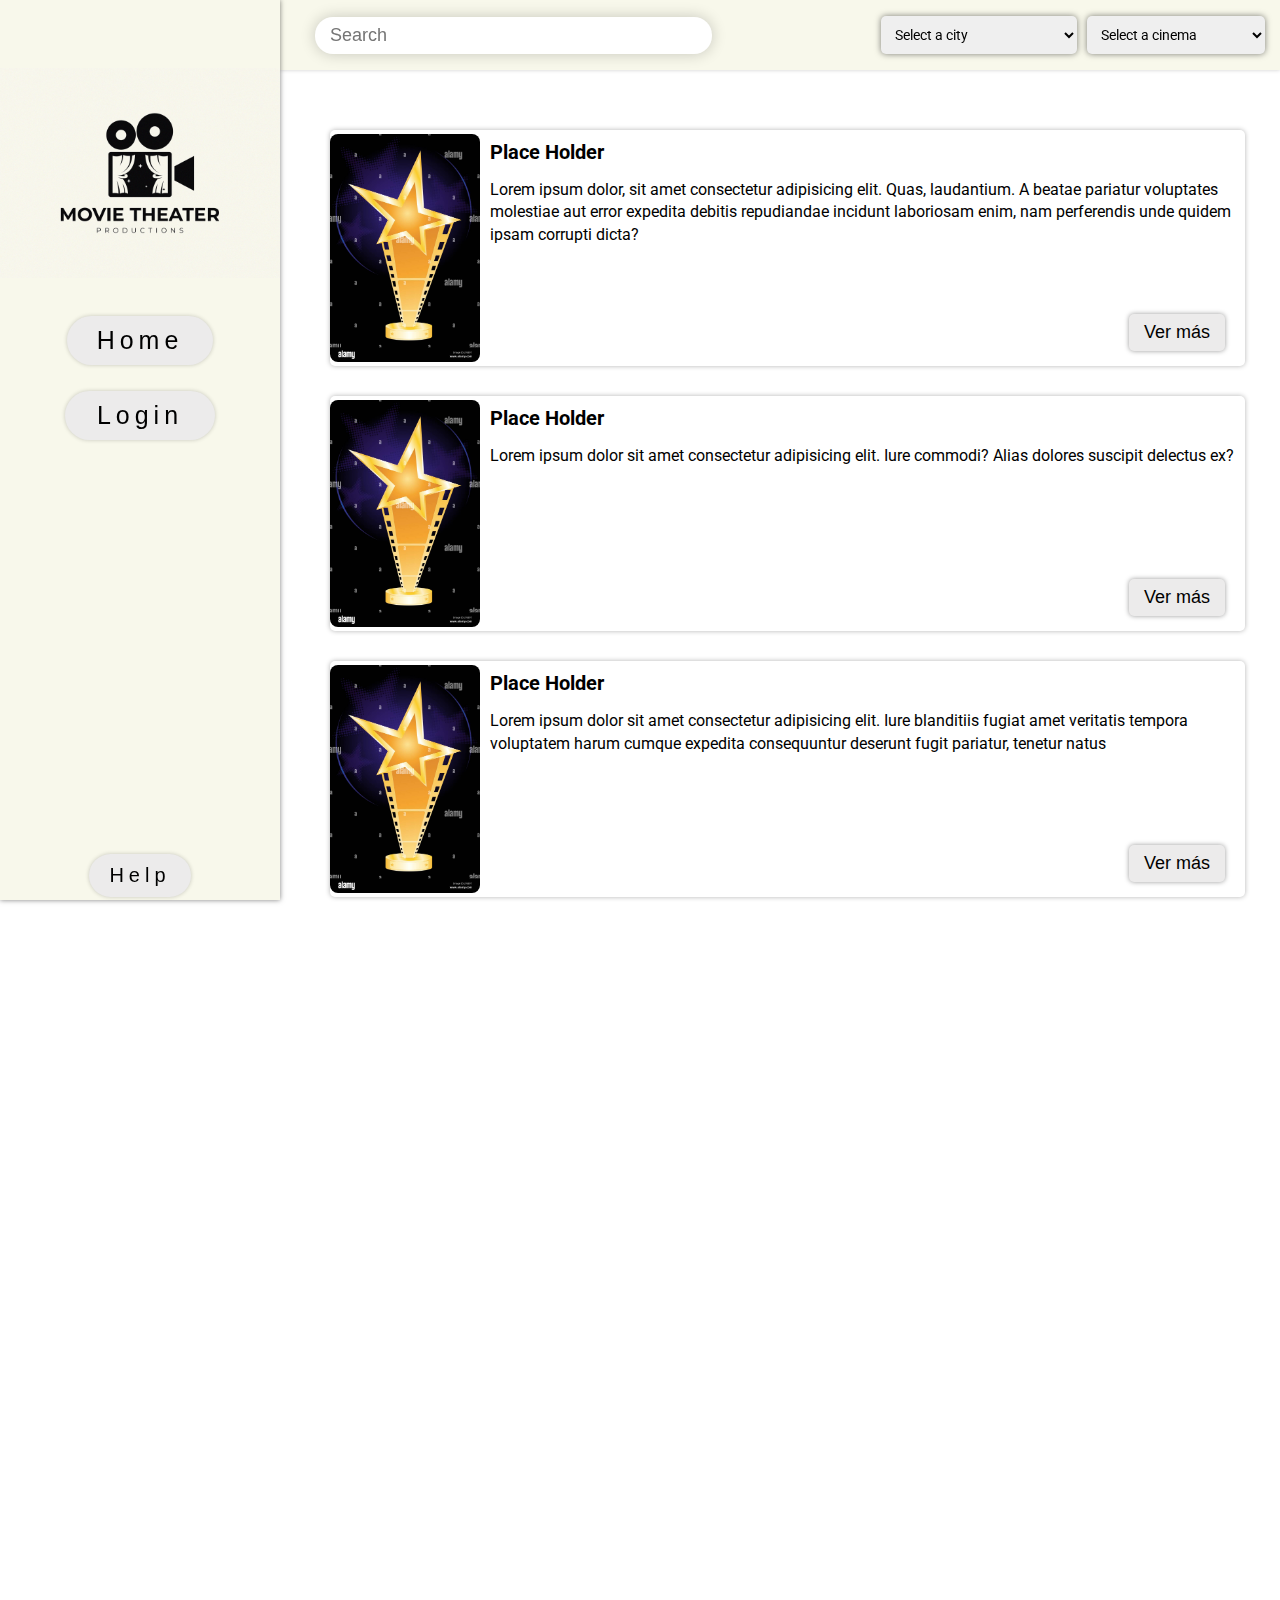
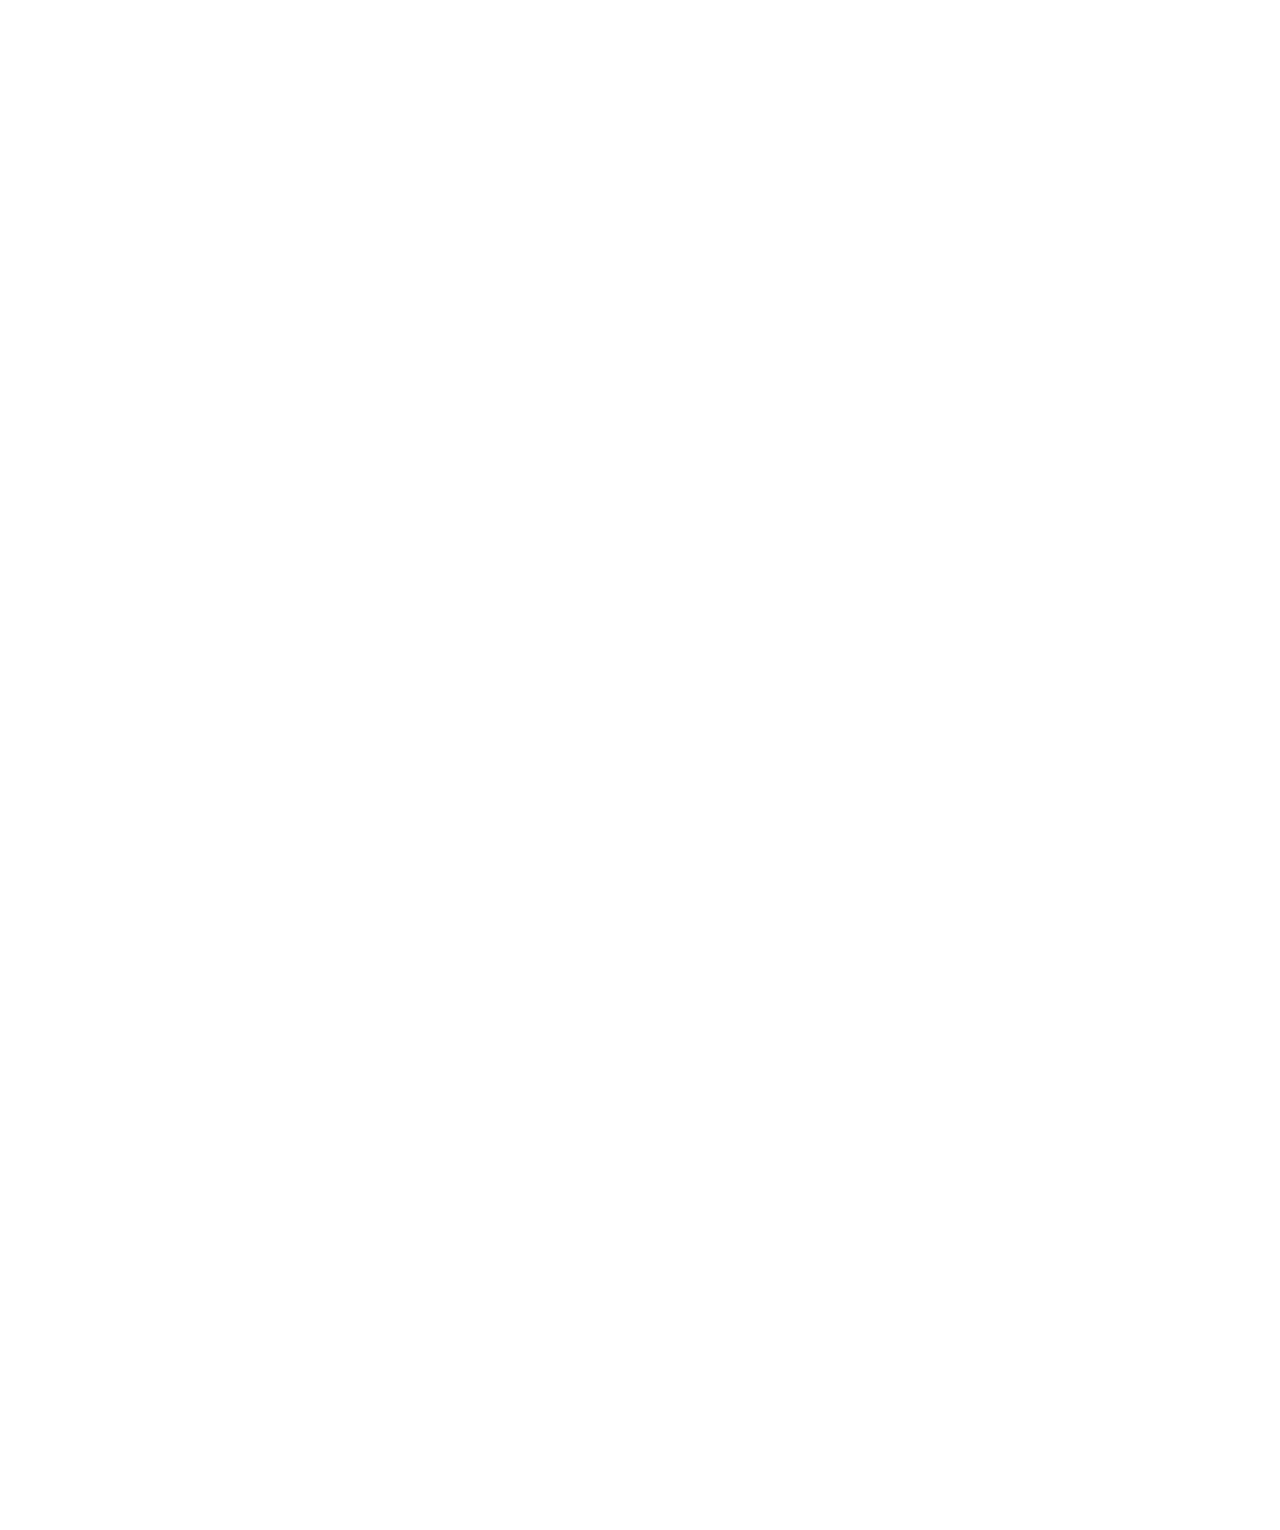
<file: html/Index.html>
<!DOCTYPE html>
<!--[if lt IE 7]>      <html class="no-js lt-ie9 lt-ie8 lt-ie7"> <![endif]-->
<!--[if IE 7]>         <html class="no-js lt-ie9 lt-ie8"> <![endif]-->
<!--[if IE 8]>         <html class="no-js lt-ie9"> <![endif]-->
<!--[if gt IE 8]>      <html class="no-js"> <!--<![endif]-->
<html lang="en">
  <head>
    <meta charset="utf-8">
    <meta http-equiv="X-UA-Compatible" content="IE=edge">
    <title>Movies Project</title>
    <meta name="description" content="">
    <meta name="viewport" content="width=device-width, initial-scale=1">
    <link rel="preconnect" href="https://fonts.googleapis.com">
    <link rel="preconnect" href="https://fonts.googleapis.com">
    <link rel="preconnect" href="https://fonts.gstatic.com" crossorigin>
    <link href="https://fonts.googleapis.com/css2?family=Montserrat:wght@400;700&family=Roboto:wght@100;400;500;700&display=swap" rel="stylesheet">
    
    <link rel="stylesheet" href="/style/main-page/general.css">
    <link rel="stylesheet" href="/style/main-page/side-header.css">
    <link rel="stylesheet" href="/style/main-page/nav-bar.css">
    <link rel="stylesheet" href="/style/main-page/movie.css">
  </head>
  <body>
    <!--[if lt IE 7]>
      <p class="browsehappy">You are using an <strong>outdated</strong> browser. Please <a href="#">upgrade your browser</a> to improve your experience.</p>
    <![endif]-->
    <header>
      <div class="side-header-flex">
        <!-- Here is the flexbox and the logo -->
        <div class="logo-box-flex">
          <div class="logo-img-box-flex">
            <a href="/html/Index.html">
              <img class="logo-img" src="/src/page-logo/Cinelatino_logo.png">
            </a>
          </div>
        </div>
        <!-- Here is the menu boxes and buttons -->
        <div class="menu-box-flex">
          <div class="home-btn-box">
            <a href="/html/Index.html">
              <button class="home-btn">
                Home
              </button>
            </a>
          </div>

          <div class="login-btn-box">
            <a href="/html/logIn.html">
              <button class="login-btn">
                Login
              </button>
            </a>
          </div>

          <div class="help-btn-box">
              <button class="help-btn">
                Help
              </button>
          </div>

        </div>
      </div>
    </header>

    <nav>
      <div class="nav-bar-box-grid">
        <div class="nav-bar-right"> 
          <input class="search-bar" type="text" placeholder="Search">
        </div>
        <div  class="nav-bar-left">
          <select class="select-city">
            <option>
              Select a city
            </option>
            <option>
              North and Center of Chile
            </option>
            <option>
              Downtown Santiago 
            </option>
            <option>
              Santiago East
            </option>
            <option>
              West and North Santiago
            </option>
            <option>
              South Santiago
            </option>
            <option>
              Chile South
            </option>
          </select>

          <select class="select-cinema">
            <option>
              Select a cinema
            </option>
            <option>
              404 Cinema not found
            </option>
          </select>
        </div>
      </div>
    </nav>

    <main>
      
      <!-- Content grid -->
      <section class="content-grid">

        <!-- Movie content -->
        <div class="content-box-flex">

          
          <div class="movie-img-box">
            <img src="/src/test1.jpg" class="movie-img">
          </div>
          <div class="movie-info-box">
            <div class="title-box">
              <p id="title" >Place Holder</p>
            </div>
            <div class="description-box">
              <p id="description">
                Lorem ipsum dolor, sit amet consectetur adipisicing elit. Quas, laudantium. A beatae pariatur voluptates molestiae aut error expedita debitis repudiandae incidunt laboriosam enim, nam perferendis unde quidem ipsam corrupti dicta?
              </p>
            </div>
            <div class="buy-box">
              <a href="/html/see_more.html">
                <button id="buy">
                  Ver más
                </button>
              </a>
            </div>
          </div>
        </div>
        
        <!-- Movie content -->
        <div class="content-box-flex">
          <!-- Inside flex box content -->

          <div class="movie-img-box">
            <img src="/src/test1.jpg" alt="star" class="movie-img">
          </div>
          <div class="movie-info-box">
            <div class="title-box">
              <p id="title" >Place Holder</p>
            </div>
            <div class="description-box">
              <p id="description">
                Lorem ipsum dolor sit amet consectetur adipisicing elit. Iure commodi? Alias dolores suscipit delectus ex?
              </p>
            </div>
            <div class="buy-box">
              <a href="/html/see_more.html">
                <button id="buy">
                  Ver más
                </button>
              </a>
            </div>
          </div>
        </div>

        <!-- Movie content -->
        <div class="content-box-flex">

          <!-- Inside flex box content -->
          <div class="movie-img-box">
            <img src="/src/test1.jpg" alt="star" class="movie-img">
          </div>
          <div class="movie-info-box">
            <div class="title-box">
              <p id="title" >Place Holder</p>
            </div>
            <div class="description-box">
              <p id="description">
                Lorem ipsum dolor sit amet consectetur adipisicing elit. Iure blanditiis fugiat amet veritatis tempora voluptatem harum cumque expedita consequuntur deserunt fugit pariatur, tenetur natus 
              </p>
            </div>
            <div class="buy-box">
              <a href="/html/see_more.html">
                <button id="buy">
                  Ver más
                </button>
              </a>
            </div>
          </div>
        </div>

      </section>

    </main>
    
    <script src="" async defer></script>
  </body>
</html>
</file>
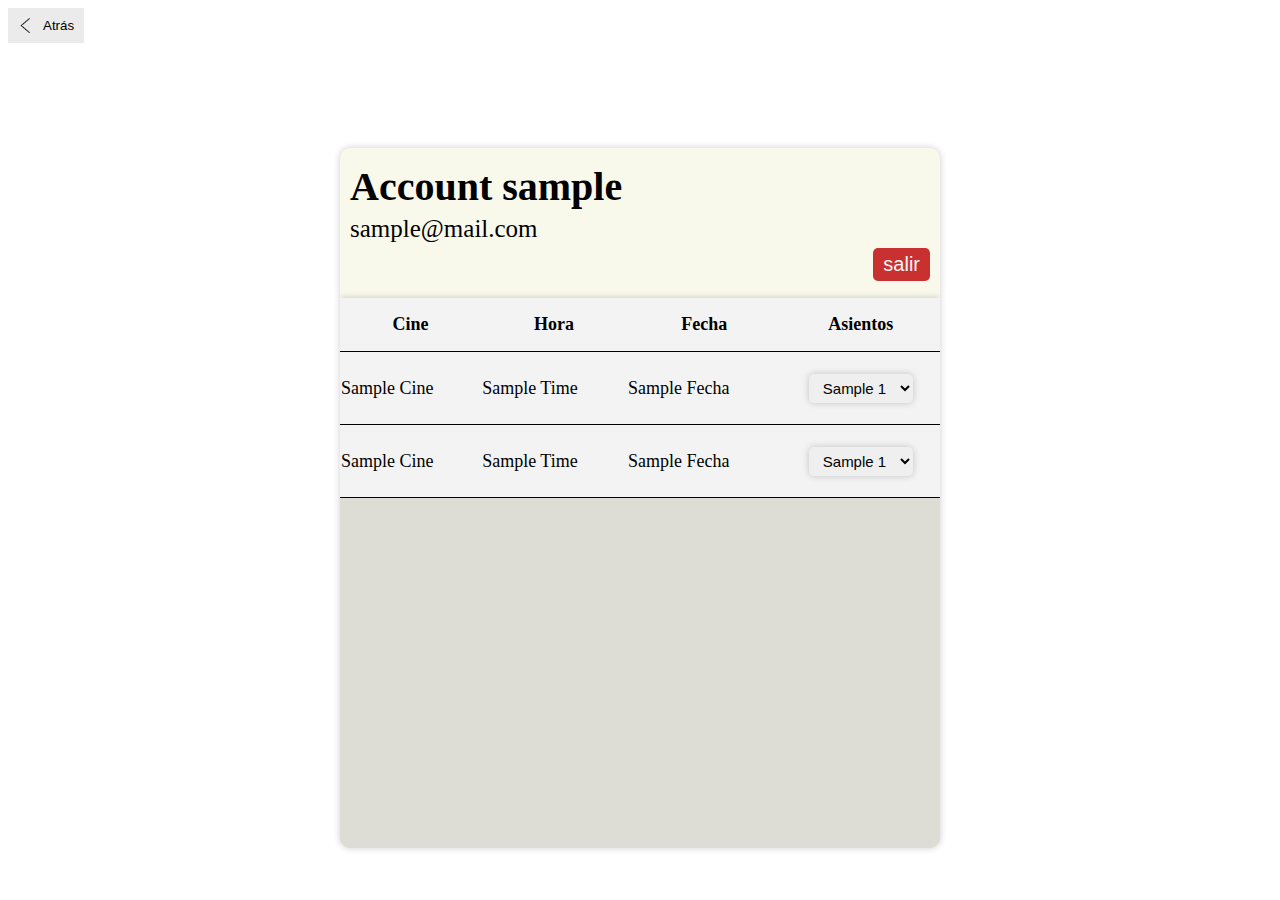
<file: html/account.html>
<!DOCTYPE html>
<!--[if lt IE 7]>      <html class="no-js lt-ie9 lt-ie8 lt-ie7"> <![endif]-->
<!--[if IE 7]>         <html class="no-js lt-ie9 lt-ie8"> <![endif]-->
<!--[if IE 8]>         <html class="no-js lt-ie9"> <![endif]-->
<!--[if gt IE 8]>      <html class="no-js"> <!--<![endif]-->
<html lang="es">
    <head>
        <meta charset="utf-8">
        <meta http-equiv="X-UA-Compatible" content="IE=edge">
        <title>Account Sample</title>
        <meta name="description" content="">
        <meta name="viewport" content="width=device-width, initial-scale=1">
        <link rel="preconnect" href="https://fonts.googleapis.com">
        <link rel="preconnect" href="https://fonts.googleapis.com">
        <link rel="preconnect" href="https://fonts.gstatic.com" crossorigin>
        <link href="https://fonts.googleapis.com/css2?family=Montserrat:wght@400;700&family=Roboto:wght@100;400;500;700&display=swap" rel="stylesheet">

        <link rel="stylesheet" href="/style/login-singin/back-btn.css">
        <link rel="stylesheet" href="/style/account style/account.css">
    </head>
    <body>
        <!--[if lt IE 7]>
            <p class="browsehappy">You are using an <strong>outdated</strong> browser. Please <a href="#">upgrade your browser</a> to improve your experience.</p>
        <![endif]-->
        <header>
            <div class="back-box-flex">
                <a href="/html/Index-login.html">
                    <button id="back-btn">
                        <img src="/src/icons/icons8-arrow-91.png" alt="back" id="back-icon">
                        Atr&aacute;s
                    </button>
                </a>
            </div>
        </header>

        <main>
            <!-- Main box content-->
            <section class="container-grid">

                </div>
                <!-- Box for header info i.e: Account name, email, exit button, other-->
                <div class="header-info-box">   
                    <h1 id="account-name">
                        Account sample
                    </h1>
                    <p id="mail-sample">
                        sample&#64;mail&#46;com
                    </p>
                    <div class="logout-btn-box"> 
                        <a id="logout-link" href="/html/Index.html">
                            <button id="logout">
                                salir
                            </button>
                        </a>              
                    </div>
    
                </div>
                <!-- Mivies bought table -->
                <div class="cinemas-bucketin-box">
                    <table class="bougth-ticket-table-data">
                        <tr id="table-header">
                            <th>Cine</th>
                            <th>Hora</th>
                            <th>Fecha</th>
                            <th>Asientos</th>
                        </tr>
                        <tr id="table-contents">
                            <td class="cinema">Sample Cine</td>
                            <td class="movie-time">Sample Time</td>
                            <td class="movie-date">Sample Fecha</td>
                            <td class="movie-asientos">
                                <div class="center-btn">
                                    <select class="selecto-asientos">
                                        <option>
                                            Sample 1
                                        </option>
                                        <option>
                                            Sample 2
                                        </option>
                                    </select>
                                </div>
                            </td>
                        </tr>
                        <tr id="table-contents">
                            <td class="cinema">Sample Cine</td>
                            <td class="movie-time">Sample Time</td>
                            <td class="movie-date">Sample Fecha</td>
                            <td class="movie-asientos">
                                <div class="center-btn">
                                    <select class="selecto-asientos">
                                        <option>
                                            Sample 1
                                        </option>
                                        <option>
                                            Sample 2
                                        </option>
                                    </select>
                                </div>
                            </td>
                        </tr>
                        
                    </table>
    
                </div>
                
            </section>

        </main>
        
        <script src="" async defer></script>
    </body>
</html>
</file>
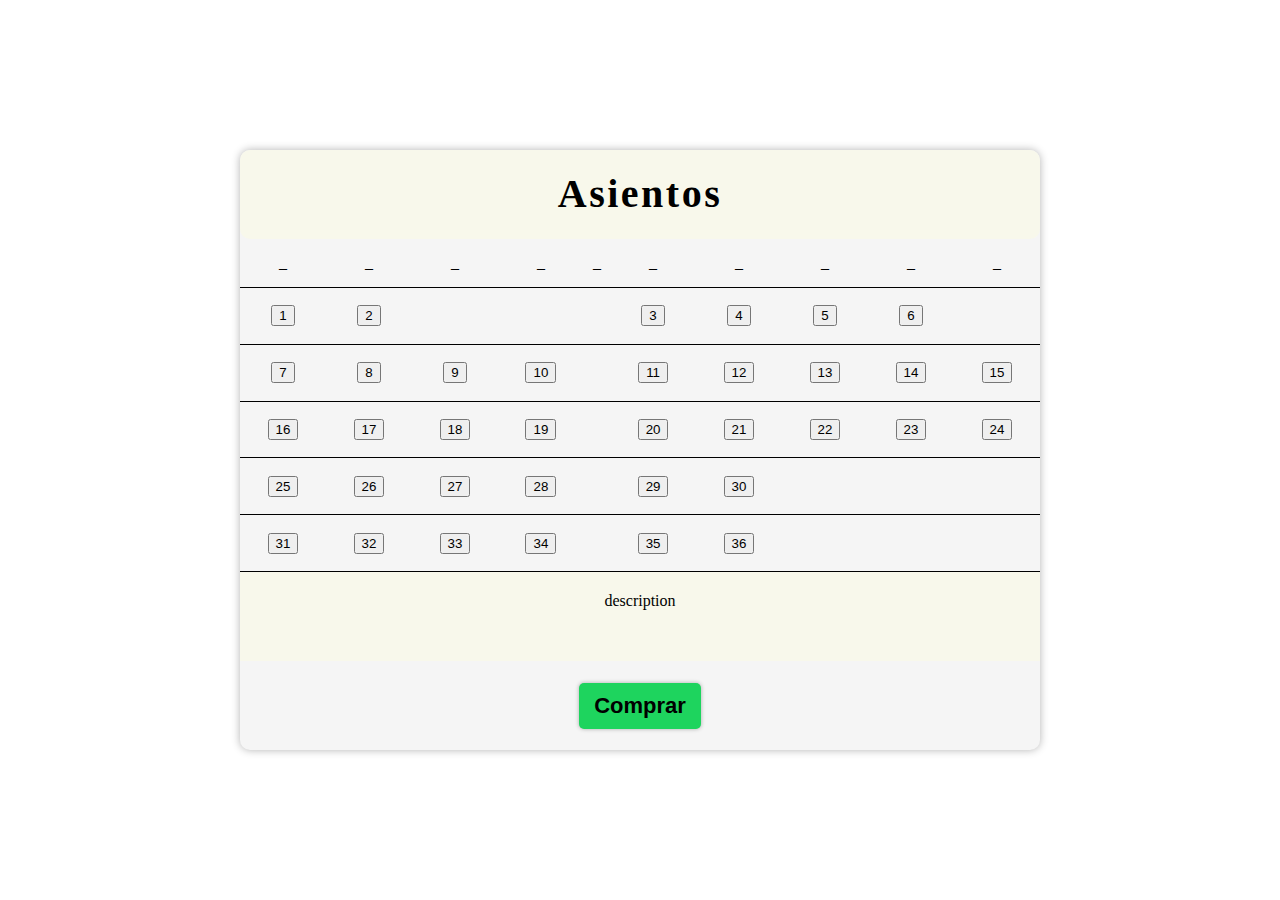
<file: html/buy_and_seats.html>
<!DOCTYPE html>
<!--[if lt IE 7]>      <html class="no-js lt-ie9 lt-ie8 lt-ie7"> <![endif]-->
<!--[if IE 7]>         <html class="no-js lt-ie9 lt-ie8"> <![endif]-->
<!--[if IE 8]>         <html class="no-js lt-ie9"> <![endif]-->
<!--[if gt IE 8]>      <html class="no-js"> <!--<![endif]-->
<html lang="es">
    <head>
        <meta charset="utf-8">
        <meta http-equiv="X-UA-Compatible" content="IE=edge">
        <title>Buy</title>
        <meta name="description" content="">
        <meta name="viewport" content="width=device-width, initial-scale=1">
        <link rel="preconnect" href="https://fonts.googleapis.com">
        <link rel="preconnect" href="https://fonts.googleapis.com">
        <link rel="preconnect" href="https://fonts.gstatic.com" crossorigin>
        <link href="https://fonts.googleapis.com/css2?family=Montserrat:wght@400;700&family=Roboto:wght@100;400;500;700&display=swap" rel="stylesheet">
        
        <link rel="stylesheet" href="/style/buy and seats/buy-and-seats-style.css">
    </head>
    <body>
        <!--[if lt IE 7]>
            <p class="browsehappy">You are using an <strong>outdated</strong> browser. Please <a href="#">upgrade your browser</a> to improve your experience.</p>
        <![endif]-->
        <main>
            <section class="main-box">

                <!-- This div is for the title -->
                <div class="title-box">
                    <h1>Asientos</h1>
                </div>
                <!-- This div is for the table and select the seats -->
                <div class="seats-box"> 
                    <table class="table-seats">
                        <tr id="table-seats">
                            <td>_</td>
                            <td>_</td>
                            <td>_</td>
                            <td>_</td>
                            <td>_</td>
                            <td>_</td>
                            <td>_</td>
                            <td>_</td>
                            <td>_</td>
                            <td>_</td>
                        </tr>
                        <tr id="table-seats">
                            <td><button id="seat-btn">1</button></td>
                            <td><button id="seat-btn">2</button></td>
                            <td></td>
                            <td></td>
                            <td></td>
                            <td><button id="seat-btn">3</button></td>
                            <td><button id="seat-btn">4</button></td>
                            <td><button id="seat-btn">5</button></td>
                            <td><button id="seat-btn">6</button></td>
                            <td></td>
                        </tr>
                        <tr id="table-seats">
                            <td><button id="seat-btn">7</button></td>
                            <td><button id="seat-btn">8</button></td>
                            <td><button id="seat-btn">9</button></td>
                            <td><button id="seat-btn">10</button></td>
                            <td></td>
                            <td><button id="seat-btn">11</button></td>
                            <td><button id="seat-btn">12</button></td>
                            <td><button id="seat-btn">13</button></td>
                            <td><button id="seat-btn">14</button></td>
                            <td><button id="seat-btn">15</button></td>
                        </tr>
                        <tr id="table-seats">
                            <td><button id="seat-btn">16</button></td>
                            <td><button id="seat-btn">17</button></td>
                            <td><button id="seat-btn">18</button></td>
                            <td><button id="seat-btn">19</button></td>
                            <td></td>
                            <td><button id="seat-btn">20</button></td>
                            <td><button id="seat-btn">21</button></td>
                            <td><button id="seat-btn">22</button></td>
                            <td><button id="seat-btn">23</button></td>
                            <td><button id="seat-btn">24</button></td>
                        </tr>
                        <tr id="table-seats">
                            <td><button id="seat-btn">25</button></td>
                            <td><button id="seat-btn">26</button></td>
                            <td><button id="seat-btn">27</button></td>
                            <td><button id="seat-btn">28</button></td>
                            <td></td>
                            <td><button id="seat-btn">29</button></td>
                            <td><button id="seat-btn">30</button></td>
                            <td></td>
                            <td></td>
                            <td></td>
                        </tr>
                        <tr id="table-seats">
                            <td><button id="seat-btn">31</button></td>
                            <td><button id="seat-btn">32</button></td>
                            <td><button id="seat-btn">33</button></td>
                            <td><button id="seat-btn">34</button></td>
                            <td></td>
                            <td><button id="seat-btn">35</button></td>
                            <td><button id="seat-btn">36</button></td>
                            <td></td>
                            <td></td>
                            <td></td>
                        </tr>
                    </table>
                </div>
                <!-- This div is for the description -->
                <div class="description-box">
                    <p>description</p>
                </div>
                <!-- This div is for the buy btn -->
                <div class="buy-btn-box">
                    <button>
                        Comprar
                    </button>
                </div>

            </section>

        </main>
        
        
        <script src="" async defer></script>
    </body>
</html>
</file>
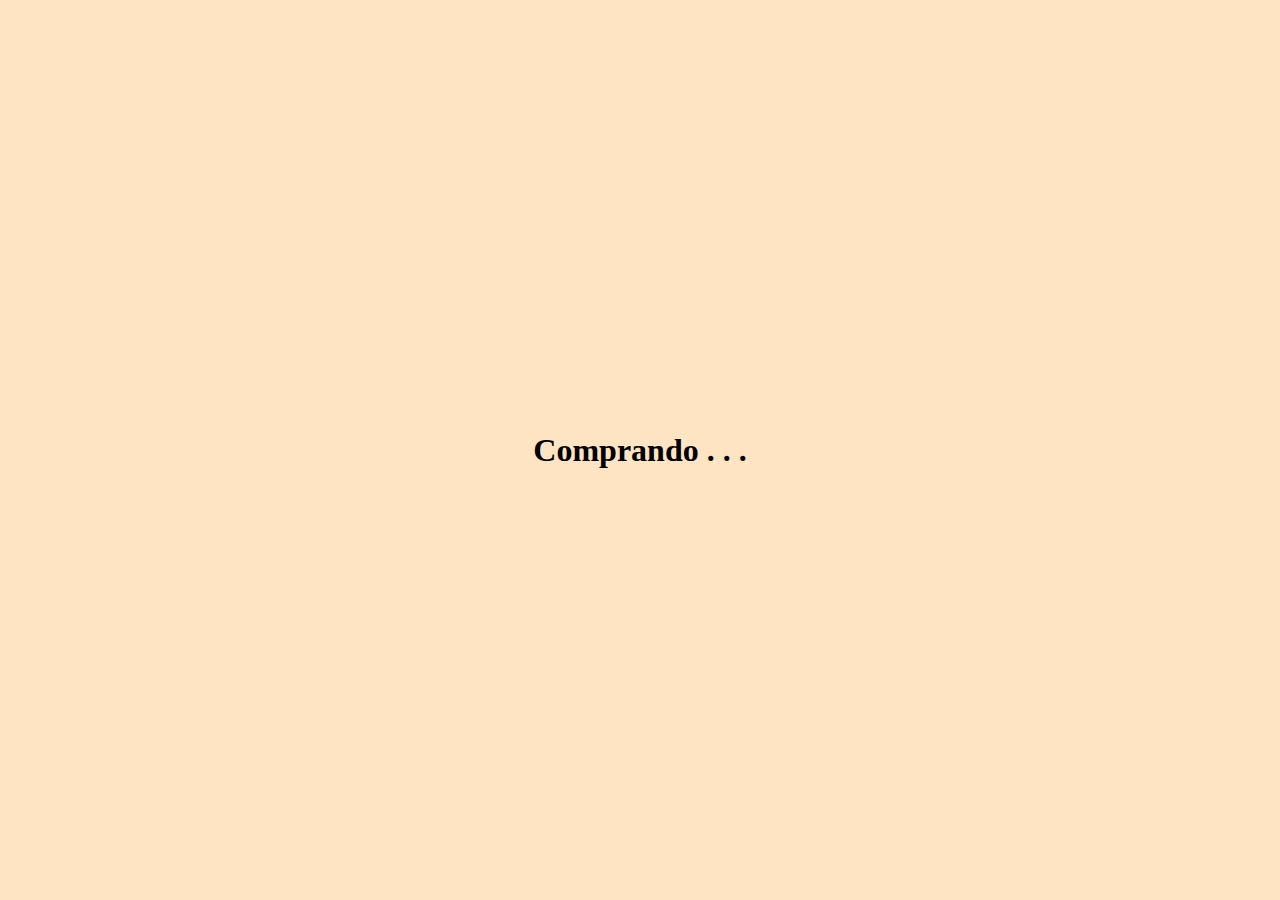
<file: html/comprando.html>
<!DOCTYPE html>
<!--[if lt IE 7]>      <html class="no-js lt-ie9 lt-ie8 lt-ie7"> <![endif]-->
<!--[if IE 7]>         <html class="no-js lt-ie9 lt-ie8"> <![endif]-->
<!--[if IE 8]>         <html class="no-js lt-ie9"> <![endif]-->
<!--[if gt IE 8]>      <html class="no-js"> <!--<![endif]-->
<html lang="es">
    <head>
        <meta charset="utf-8">
        <meta http-equiv="X-UA-Compatible" content="IE=edge">
        <title>Procesando su compra</title>
        <meta name="description" content="">
        <meta name="viewport" content="width=device-width, initial-scale=1">
        <link rel="stylesheet" href="/style/buying style/buying.css">

        <link rel="preconnect" href="https://fonts.googleapis.com">
        <link rel="preconnect" href="https://fonts.googleapis.com">
        <link rel="preconnect" href="https://fonts.gstatic.com" crossorigin>
        <link href="https://fonts.googleapis.com/css2?family=Montserrat:wght@400;700&family=Roboto:wght@100;400;500;700&display=swap" rel="stylesheet">


    </head>
    <body>
        <!--[if lt IE 7]>
            <p class="browsehappy">You are using an <strong>outdated</strong> browser. Please <a href="#">upgrade your browser</a> to improve your experience.</p>
        <![endif]-->

        <div id="contenedor">
            <h1>Comprando . . .</h1>
        </div>
        
        <script src="/script/comprando script/comprando.js" async defer></script>
    </body>
</html>
</file>
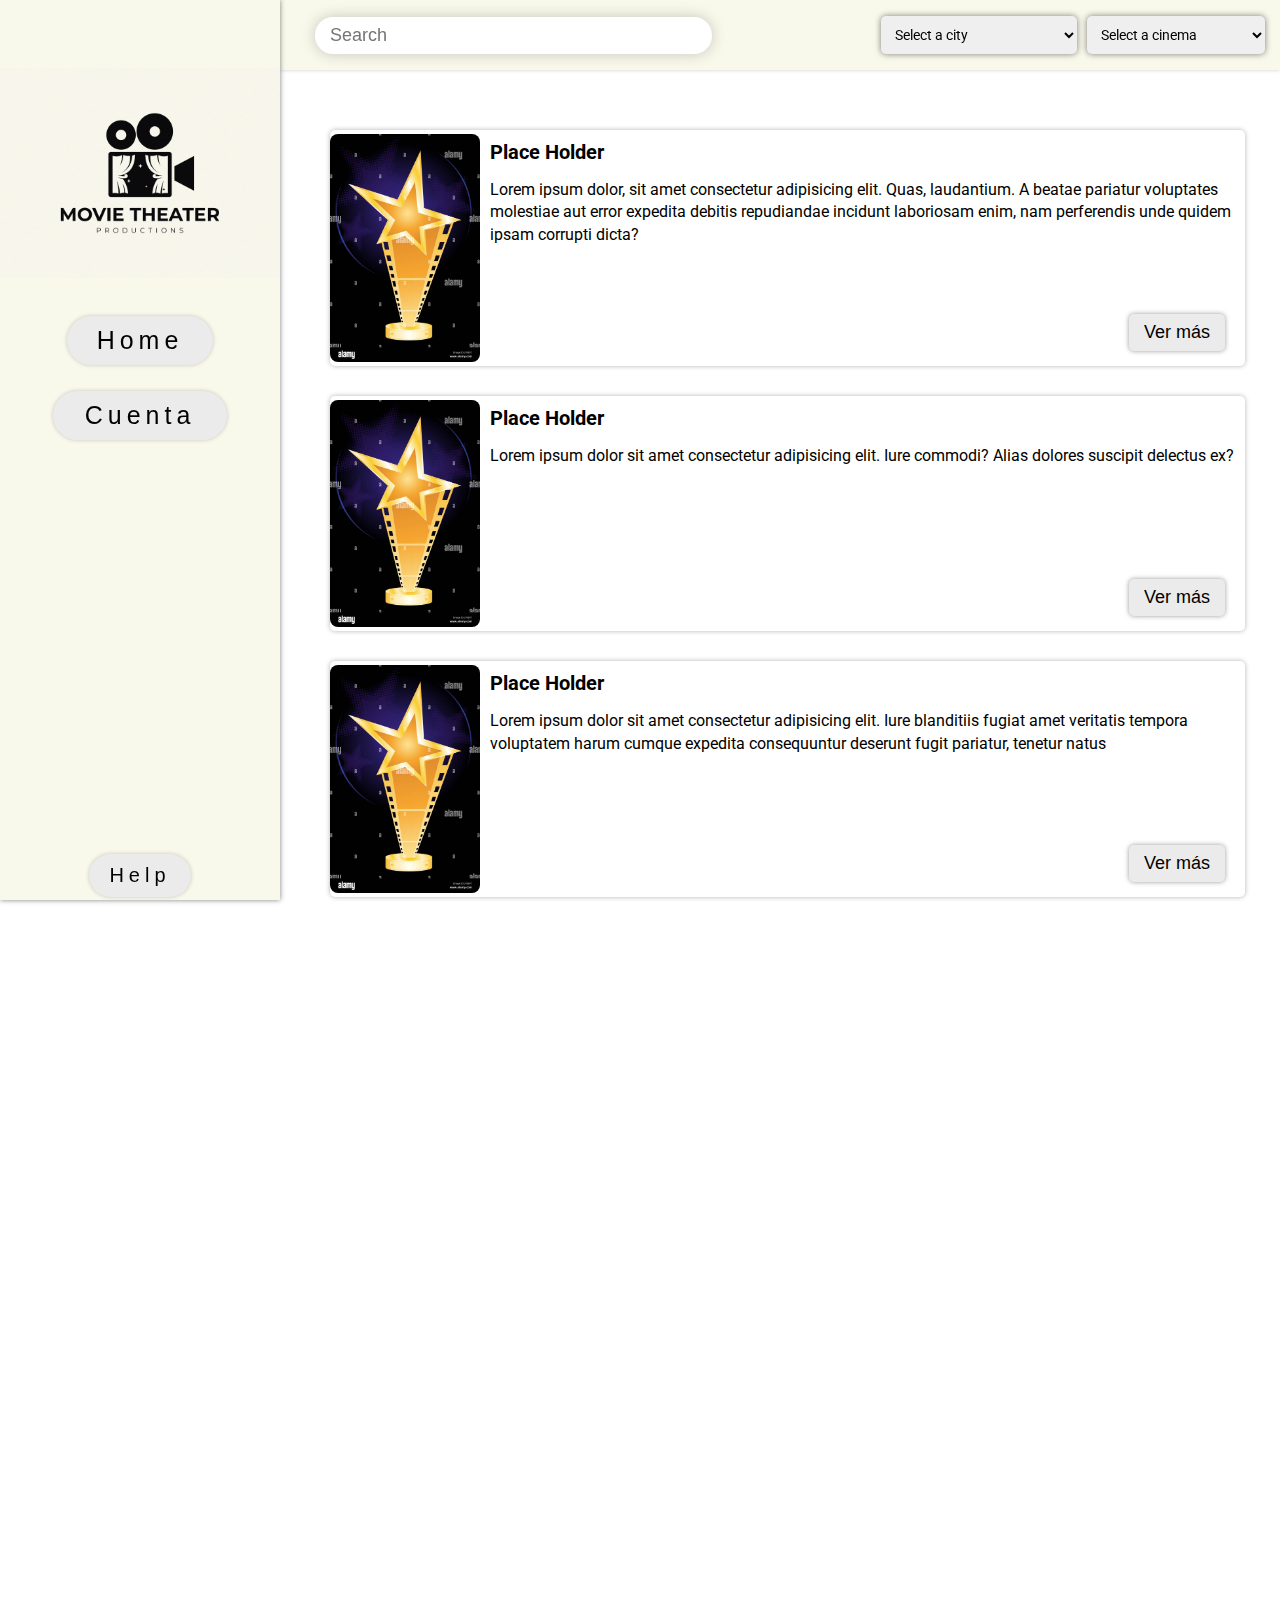
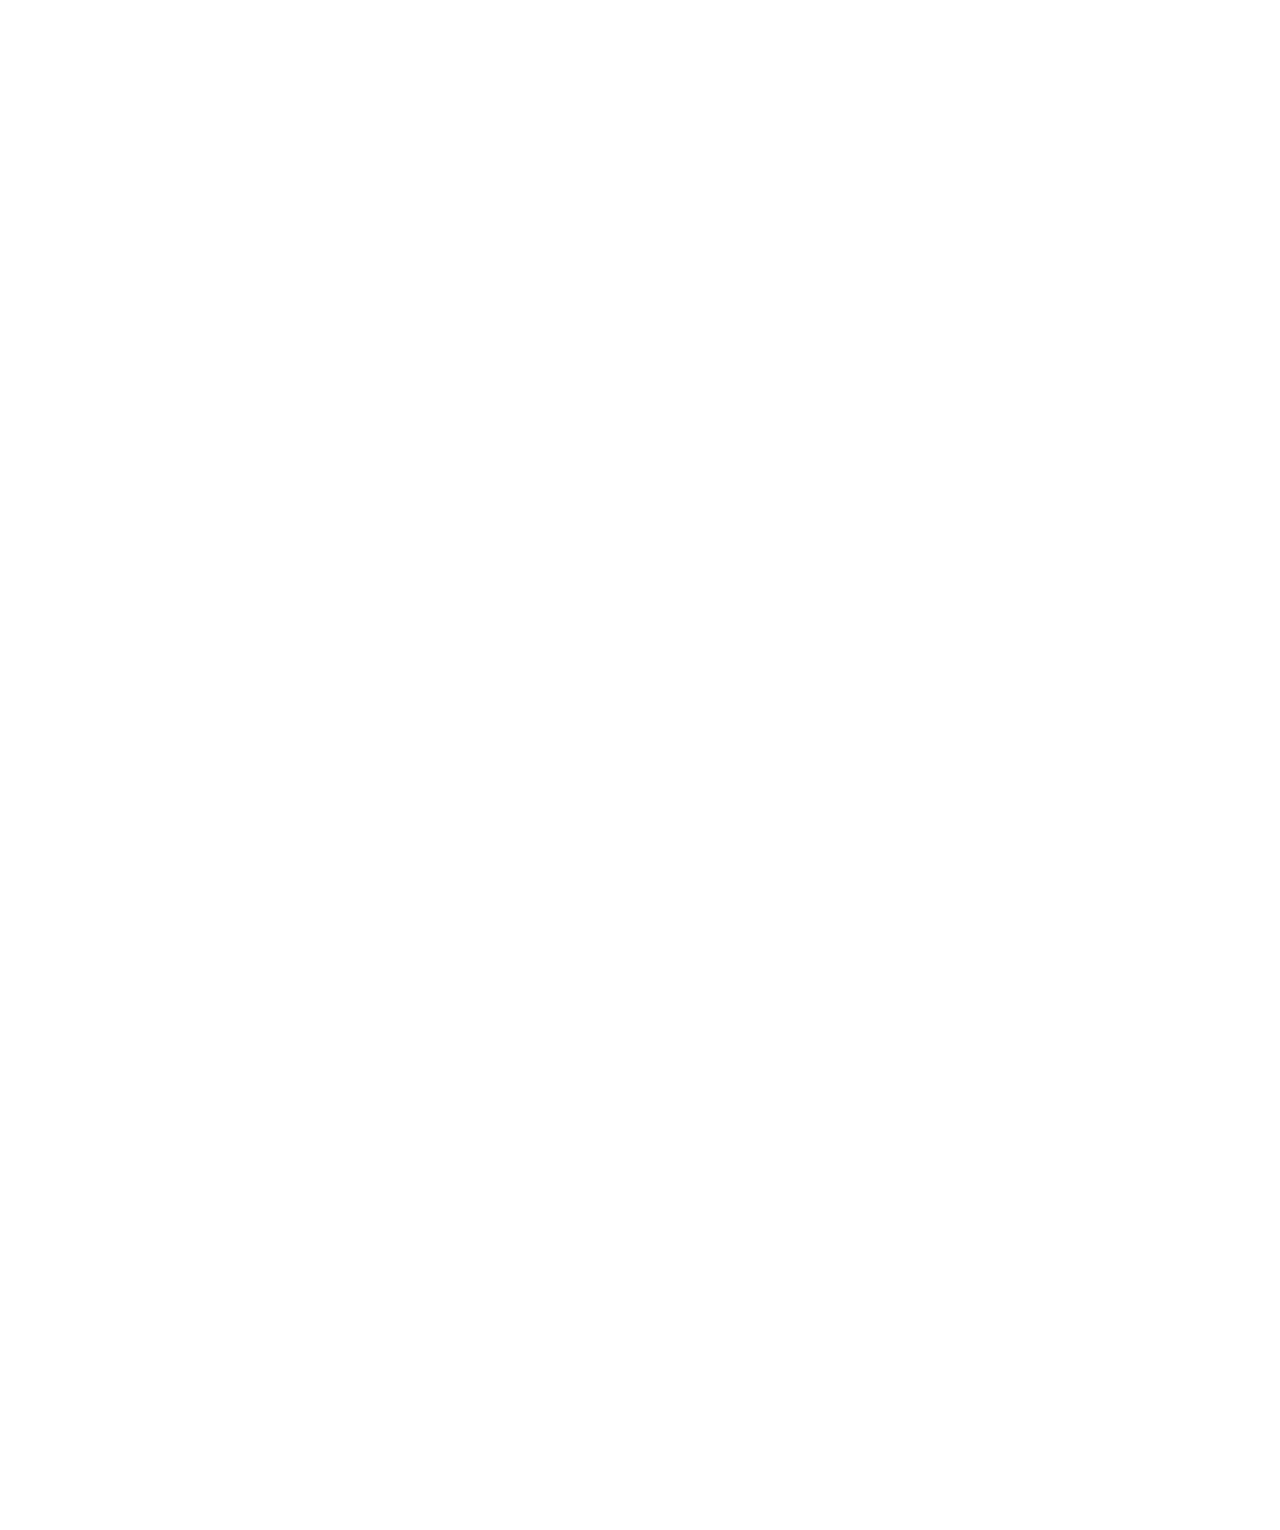
<file: html/Index-login.html>
<!DOCTYPE html>
<!--[if lt IE 7]>      <html class="no-js lt-ie9 lt-ie8 lt-ie7"> <![endif]-->
<!--[if IE 7]>         <html class="no-js lt-ie9 lt-ie8"> <![endif]-->
<!--[if IE 8]>         <html class="no-js lt-ie9"> <![endif]-->
<!--[if gt IE 8]>      <html class="no-js"> <!--<![endif]-->
<html lang="en">
  <head>
    <meta charset="utf-8">
    <meta http-equiv="X-UA-Compatible" content="IE=edge">
    <title>Movies Project</title>
    <meta name="description" content="">
    <meta name="viewport" content="width=device-width, initial-scale=1">
    <link rel="preconnect" href="https://fonts.googleapis.com">
    <link rel="preconnect" href="https://fonts.googleapis.com">
    <link rel="preconnect" href="https://fonts.gstatic.com" crossorigin>
    <link href="https://fonts.googleapis.com/css2?family=Montserrat:wght@400;700&family=Roboto:wght@100;400;500;700&display=swap" rel="stylesheet">
    
    <link rel="stylesheet" href="/style/main-page/general.css">
    <link rel="stylesheet" href="/style/main-page/side-header.css">
    <link rel="stylesheet" href="/style/main-page/nav-bar.css">
    <link rel="stylesheet" href="/style/main-page/movie.css">
  </head>
  <body>
    <!--[if lt IE 7]>
      <p class="browsehappy">You are using an <strong>outdated</strong> browser. Please <a href="#">upgrade your browser</a> to improve your experience.</p>
    <![endif]-->
    <header>
      <div class="side-header-flex">
        <!-- Here is the flexbox and the logo -->
        <div class="logo-box-flex">
          <div class="logo-img-box-flex">
            <a href="/html/Index.html">
              <img class="logo-img" src="/src/page-logo/Cinelatino_logo.png">
            </a>
          </div>
        </div>
        <!-- Here is the menu boxes and buttons -->
        <div class="menu-box-flex">
          <div class="home-btn-box">
            <a href="/html/Index-login.html">
              <button class="home-btn">
                Home
              </button>
            </a>
          </div>

          <div class="login-btn-box">
            <a href="/html/account.html">
              <button class="login-btn">
                Cuenta
              </button>
            </a>
          </div>

          <div class="help-btn-box">
           
              <button class="help-btn">
                Help
              </button>
            
          </div>

        </div>
      </div>
    </header>

    <nav>
      <div class="nav-bar-box-grid">
        <div class="nav-bar-right"> 
          <input class="search-bar" type="text" placeholder="Search">
        </div>
        <div  class="nav-bar-left">
          <select class="select-city">
            <option>
              Select a city
            </option>
            <option>
              North and Center of Chile
            </option>
            <option>
              Downtown Santiago 
            </option>
            <option>
              Santiago East
            </option>
            <option>
              West and North Santiago
            </option>
            <option>
              South Santiago
            </option>
            <option>
              Chile South
            </option>
          </select>

          <select class="select-cinema">
            <option>
              Select a cinema
            </option>
            <option>
              404 Cinema not found
            </option>
          </select>
        </div>
      </div>
    </nav>

    <main>
      
      <!-- Content grid -->
      <section class="content-grid">

        <!-- Movie content -->
        <div class="content-box-flex">

          
          <div class="movie-img-box">
            <img src="/src/test1.jpg" class="movie-img">
          </div>
          <div class="movie-info-box">
            <div class="title-box">
              <p id="title" >Place Holder</p>
            </div>
            <div class="description-box">
              <p id="description">
                Lorem ipsum dolor, sit amet consectetur adipisicing elit. Quas, laudantium. A beatae pariatur voluptates molestiae aut error expedita debitis repudiandae incidunt laboriosam enim, nam perferendis unde quidem ipsam corrupti dicta?
              </p>
            </div>
            <div class="buy-box">
              <a href="/html/see_more.html">
                <button id="buy">
                  Ver más
                </button>
              </a>
            </div>
          </div>
        </div>
        
        <!-- Movie content -->
        <div class="content-box-flex">
          <!-- Inside flex box content -->

          <div class="movie-img-box">
            <img src="/src/test1.jpg" alt="star" class="movie-img">
          </div>
          <div class="movie-info-box">
            <div class="title-box">
              <p id="title" >Place Holder</p>
            </div>
            <div class="description-box">
              <p id="description">
                Lorem ipsum dolor sit amet consectetur adipisicing elit. Iure commodi? Alias dolores suscipit delectus ex?
              </p>
            </div>
            <div class="buy-box">
              <a href="/html/see_more.html">
                <button id="buy">
                  Ver más
                </button>
              </a>
            </div>
          </div>
        </div>

        <!-- Movie content -->
        <div class="content-box-flex">

          <!-- Inside flex box content -->
          <div class="movie-img-box">
            <img src="/src/test1.jpg" alt="star" class="movie-img">
          </div>
          <div class="movie-info-box">
            <div class="title-box">
              <p id="title" >Place Holder</p>
            </div>
            <div class="description-box">
              <p id="description">
                Lorem ipsum dolor sit amet consectetur adipisicing elit. Iure blanditiis fugiat amet veritatis tempora voluptatem harum cumque expedita consequuntur deserunt fugit pariatur, tenetur natus 
              </p>
            </div>
            <div class="buy-box">
              <a href="/html/see_more.html">
                <button id="buy">
                  Ver más
                </button>
              </a>
            </div>
          </div>
        </div>

      </section>

    </main>
    
    <script src="" async defer></script>
  </body>
</html>
</file>
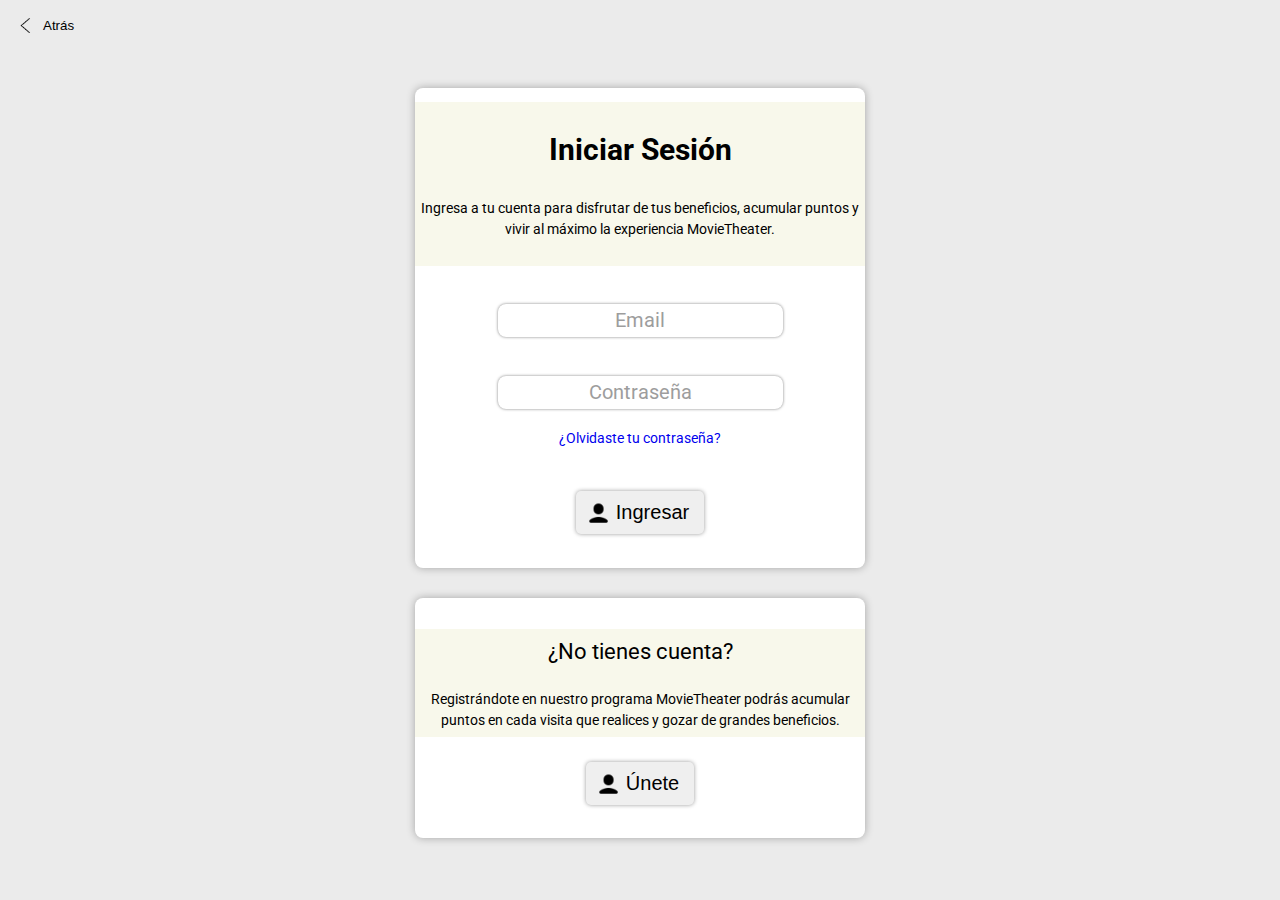
<file: html/logIn.html>
<!DOCTYPE html>
<!--[if lt IE 7]>      <html class="no-js lt-ie9 lt-ie8 lt-ie7"> <![endif]-->
<!--[if IE 7]>         <html class="no-js lt-ie9 lt-ie8"> <![endif]-->
<!--[if IE 8]>         <html class="no-js lt-ie9"> <![endif]-->
<!--[if gt IE 8]>      <html class="no-js"> <!--<![endif]-->
<html lang="en">
    <head>
        <meta charset="utf-8">
        <meta http-equiv="X-UA-Compatible" content="IE=edge">
        <title>Iniciar Sesión</title>
        <meta name="description" content="">
        <meta name="viewport" content="width=device-width, initial-scale=1">
        <link rel="preconnect" href="https://fonts.googleapis.com">
        <link rel="preconnect" href="https://fonts.googleapis.com">
        <link rel="preconnect" href="https://fonts.gstatic.com" crossorigin>
        <link href="https://fonts.googleapis.com/css2?family=Montserrat:wght@400;700&family=Roboto:wght@100;400;500;700&display=swap" rel="stylesheet">

        <link rel="stylesheet" href="/style/login-singin/login.css">
        <link rel="stylesheet" href="/style/login-singin/general.css">
        <link rel="stylesheet" href="/style/login-singin/back-btn.css">
    </head>
    <body>
        <!--[if lt IE 7]>
            <p class="browsehappy">You are using an <strong>outdated</strong> browser. Please <a href="#">upgrade your browser</a> to improve your experience.</p>
        <![endif]-->

        <header>
            <div class="back-box-flex">
                <a href="/html/Index.html">
                    <button id="back-btn">
                        <img src="/src/icons/icons8-arrow-91.png" alt="back" id="back-icon">
                        Atr&aacute;s
                    </button>
                </a>
            </div>
        </header>

        <main>

            <section class="login-content-grid">

                <div class="login-content-flexbox">
                    <div class="title-box">
                        <p class="title">
                            Iniciar Sesión
                        </p>
                    </div>
                    <div class="description-box">
                        <p class="description">
                            Ingresa a tu cuenta para disfrutar de tus beneficios, acumular puntos y vivir al máximo la experiencia MovieTheater.
                        </p>
                    </div>
                    <div class="mail-box">
                        <input type="text" id="email" placeholder="Email" required>
                    </div>
                    <div class="password-box">
                        <input type="password" id="password" placeholder="Contraseña" required>
                    </div>
                    <div class="forgot-password-box">
                        <a href="/html/404.html" id="forgot-password-link">
                            <span id="forgot-password-text">
                                &#191;Olvidaste tu contrase&ntilde;a&#63;
                            </span>
                        </a>
                    </div>
                    <div class="login-btn-box">
                        <a href="/html/Index-login.html">
                            <button id="login-btn"><img src="/src/icons/icons8-user-60.png" alt="user" id="user-icon"> 
                                Ingresar
                            </button>
                        </a>                        
                    </div>
                </div>
                <div class="join-in-content-box">
                    <div class="subtitle-box">
                        <span id="subtitle">
                            &#191;No tienes cuenta&#63;
                        </span>
                    </div>
                    <div class="subdescription-box">
                        <span id="subdescription">
                            Registrándote en nuestro programa MovieTheater podrás acumular puntos en cada visita que realices y gozar de grandes beneficios.
                        </span>
                    </div>
                    <div class="join-in-btn-box">
                        <a href="/html/singIn.html">
                            <button id="joining">
                                <img src="/src/icons/icons8-user-60.png" alt="user" id="user-icon"> 
                                &Uacute;nete
                            </button>
                        </a>
                    </div>
                </div>
            </section>



        </main>
        
        <script src="" async defer></script>
    </body>
</html>
</file>
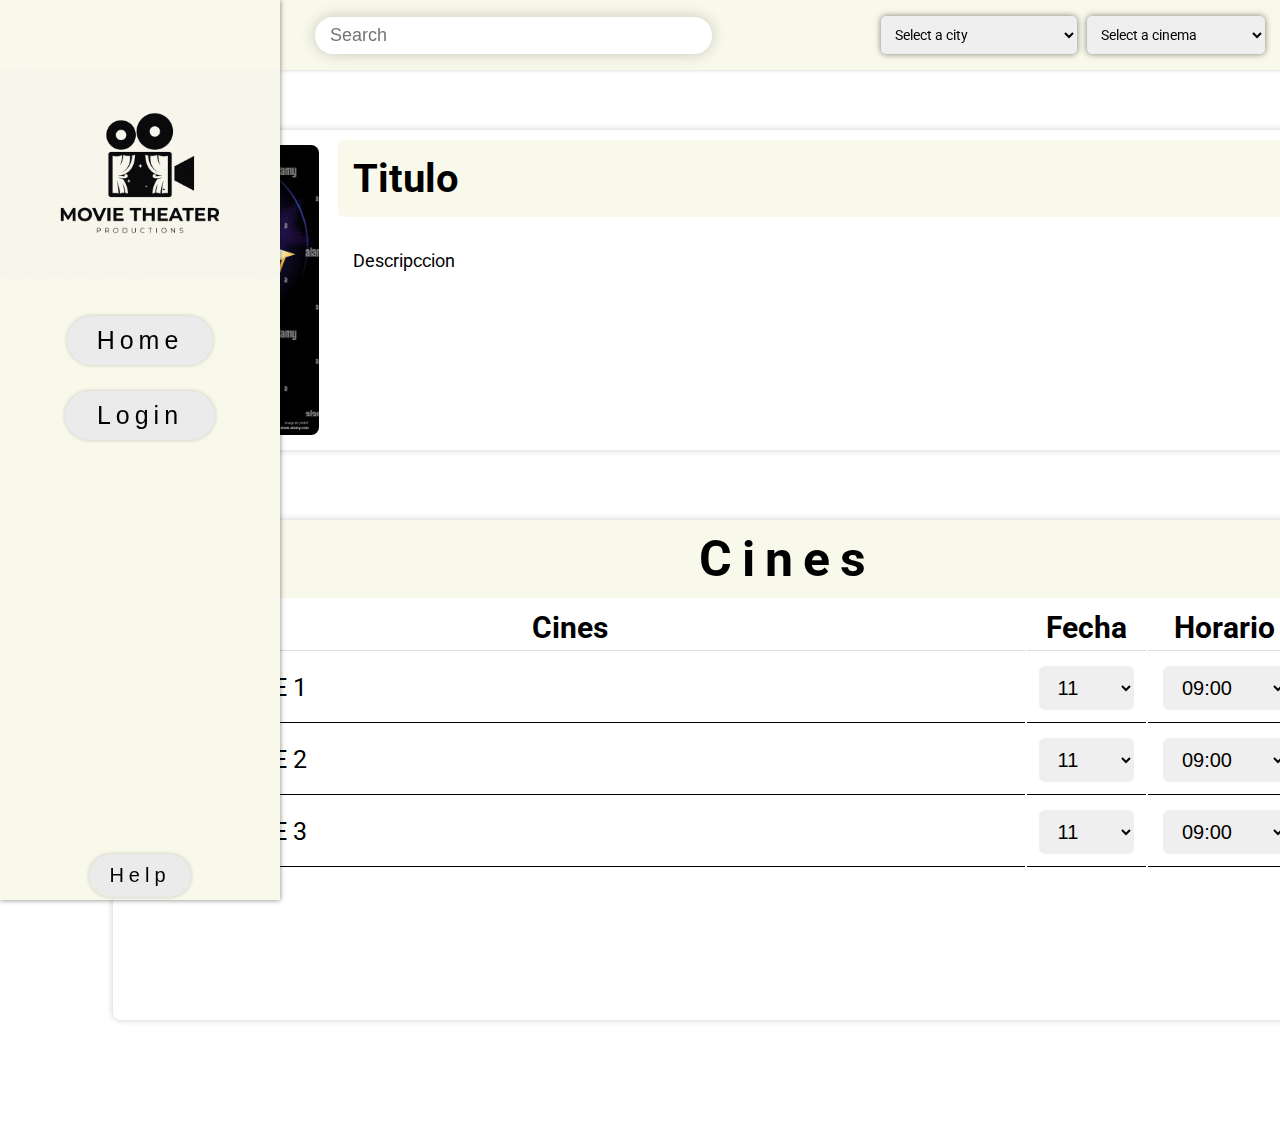
<file: html/see_more.html>
<!DOCTYPE html>
<!--[if lt IE 7]>      <html class="no-js lt-ie9 lt-ie8 lt-ie7"> <![endif]-->
<!--[if IE 7]>         <html class="no-js lt-ie9 lt-ie8"> <![endif]-->
<!--[if IE 8]>         <html class="no-js lt-ie9"> <![endif]-->
<!--[if gt IE 8]>      <html class="no-js"> <!--<![endif]-->
<html lang="en">
  <head>
    <meta charset="utf-8">
    <meta http-equiv="X-UA-Compatible" content="IE=edge">
    <title>Pelicula (ver mas)</title>
    <meta name="description" content="">
    <meta name="viewport" content="width=device-width, initial-scale=1">
    <link rel="preconnect" href="https://fonts.googleapis.com">
    <link rel="preconnect" href="https://fonts.googleapis.com">
    <link rel="preconnect" href="https://fonts.gstatic.com" crossorigin>
    <link href="https://fonts.googleapis.com/css2?family=Montserrat:wght@400;700&family=Roboto:wght@100;400;500;700&display=swap" rel="stylesheet">


    <link rel="stylesheet" href="/style/main-page/general.css">
    <link rel="stylesheet" href="/style/main-page/side-header.css">
    <link rel="stylesheet" href="/style/main-page/nav-bar.css">
    <link rel="stylesheet" href="/style/see_more-style/see_more.css">
    <link rel="stylesheet" href="/style/buy and seats/buy-and-seats-style.css">
  </head>
  <body>
    <!--[if lt IE 7]>
      <p class="browsehappy">You are using an <strong>outdated</strong> browser. Please <a href="#">upgrade your browser</a> to improve your experience.</p>
    <![endif]-->

    <!-- Insert here the header and nav bar, -->
    <header>
      <div class="side-header-flex">
        <!-- Here is the flexbox and the logo -->
        <div class="logo-box-flex">
          <div class="logo-img-box-flex">
            <a href="/html/Index.html">
              <img class="logo-img" src="/src/page-logo/Cinelatino_logo.png">
            </a>
          </div>
        </div>
        <!-- Here is the menu boxes and buttons -->
        <div class="menu-box-flex">
          <div class="home-btn-box">
            <a href="/html/Index.html">
              <button class="home-btn">
                Home
              </button>
            </a>
          </div>

          <div class="login-btn-box">
            <a href="/html/logIn.html">
              <button class="login-btn">
                Login
              </button>
            </a>
          </div>

          <div class="help-btn-box">
            <button class="help-btn">
              Help
            </button>
          </div>

        </div>
      </div>
    </header>

    <nav>
      <div class="nav-bar-box-grid">
        <div class="nav-bar-right"> 
          <input class="search-bar" type="text" placeholder="Search">
        </div>
        <div  class="nav-bar-left">
          <select class="select-city">
            <option>
              Select a city
            </option>
            <option>
              North and Center of Chile
            </option>
            <option>
              Downtown Santiago 
            </option>
            <option>
              Santiago East
            </option>
            <option>
              West and North Santiago
            </option>
            <option>
              South Santiago
            </option>
            <option>
              Chile South
            </option>
          </select>

          <select class="select-cinema">
            <option>
              Select a cinema
            </option>
            <option>
              404 Cinema not found
            </option>
          </select>
        </div>
      </div>
    </nav>


    <!-- Main content -->
    <main>

      <!-- Main content view -->
      <section class="main-content-view-grid">

        <!-- Movie to watch, title and description -->
        <div class="movie-content-box">

          <div class="movie-poster-box">
            <!-- Here goes the poster img -->
            <img id="poster-picture" src="/src/test1.jpg" alt="pic1">
          </div>
          <div class="movie-info-box">
            <!-- Here goes the title and description of the movie, (i'll just use Isum Lorem)-->
            <p id="movie-title">
              Titulo
            </p>
            <p id="movie-description">
              Descripccion
            </p>

          </div>
        
        </div>

        <!--Cinemas : name, chose date, time and seats -->

        <div class="cinemas-content-box">
          
          <!-- This is just a box where the word "CINEMA" goes in -->
          <div class="sub-title">

            <p id="sub-title-cinemas">
              Cines
            </p>
          </div>
          <div class="cinemas-buy-ticket-info-box">
            <!-- Here goes a table tag of Nx4 -->
            <table class="cinemas-table">
              <tr id="table-headers">
                <th id="header-main-config">Cines</th>
                <th>Fecha</th>
                <th>Horario</th>
                <th>Comprar</th>
              </tr>
              <!-- Contenido de tabla -->
              <tr id="table-contens">
                <td id="table-cine-name">SAMPLE CINE 1</td>

                <!-- Seleccionar fecha de película. -->
                <td id="table-date-select">
                  <form action="">
                    <select name="date" id="date">
                      <optgroup label="Noviembre">
                        <option value="11">11</option>
                        <option value="12">12</option>
                        <option value="13">13</option>
                      </optgroup>
                      <optgroup label="Diciembre">
                        <option value="01">01</option>
                        <option value="03">03</option>
                        <option value="05">05</option>
                      </optgroup>
                    </select>
                  </form>
                </td>
                <!-- Seleccionar hora para la película -->
                <td id="table-time-select">
                  <form action="">
                    <select name="time" id="time">
                      <optgroup label="AM">
                        <option value="9-00">09:00</option>
                        <option value="9-30">09:30</option>
                        <option value="10-00">10:00</option>
                      </optgroup>
                      <optgroup label="PM">
                        <option value="2-30">02:30</option>
                        <option value="4-30">04:30</option>
                        <option value="5-00">05:00</option>
                      </optgroup>
                    </select>
                  </form>
                </td>
                <td id="table-buy-btn">
                  <button class="buy-btn">
                    Comprar
                  </button>
                </td>
              </tr>

              <tr id="table-contens">
                <td id="table-cine-name">SAMPLE CINE 2</td>

                <!-- Seleccionar fecha de película. -->
                <td id="table-date-select">
                  <form action="">
                    <select name="date" id="date">
                      <optgroup label="Noviembre">
                        <option value="11">11</option>
                        <option value="12">12</option>
                        <option value="13">13</option>
                      </optgroup>
                      <optgroup label="Diciembre">
                        <option value="01">01</option>
                        <option value="03">03</option>
                        <option value="05">05</option>
                      </optgroup>
                    </select>
                  </form>
                </td>
                <!-- Seleccionar hora para la película -->
                <td id="table-time-select">
                  <form action="">
                    <select name="time" id="time">
                      <optgroup label="AM">
                        <option value="9-00">09:00</option>
                        <option value="9-30">09:30</option>
                        <option value="10-00">10:00</option>
                      </optgroup>
                      <optgroup label="PM">
                        <option value="2-30">02:30</option>
                        <option value="4-30">04:30</option>
                        <option value="5-00">05:00</option>
                      </optgroup>
                    </select>
                  </form>
                </td>
                <td id="table-buy-btn">
                  <button class="buy-btn">
                    Comprar
                  </button>
                </td>
              </tr>

              <tr id="table-contens">
                <td id="table-cine-name">SAMPLE CINE 3</td>

                <!-- Seleccionar fecha de película. -->
                <td id="table-date-select">
                  <form action="">
                    <select name="date" id="date">
                      <optgroup label="Noviembre">
                        <option value="11">11</option>
                        <option value="12">12</option>
                        <option value="13">13</option>
                      </optgroup>
                      <optgroup label="Diciembre">
                        <option value="01">01</option>
                        <option value="03">03</option>
                        <option value="05">05</option>
                      </optgroup>
                    </select>
                  </form>
                </td>
                <!-- Seleccionar hora para la película -->
                <td id="table-time-select">
                  <form action="">
                    <select name="time" id="time">
                      <optgroup label="AM">
                        <option value="9-00">09:00</option>
                        <option value="9-30">09:30</option>
                        <option value="10-00">10:00</option>
                      </optgroup>
                      <optgroup label="PM">
                        <option value="2-30">02:30</option>
                        <option value="4-30">04:30</option>
                        <option value="5-00">05:00</option>
                      </optgroup>
                    </select>
                  </form>
                </td>
                <td id="table-buy-btn">
                  <button class="buy-btn">
                    Comprar
                  </button>
                </td>
              </tr>

            </table>

          </div>

        </div>

      </section>

      <section class="main-box-container">

        <div class="main-box">
          
          <div class="title-box">
              <h1>Asientos</h1>
          </div>
          <!-- This div is for the table and select the seats -->
          <div class="seats-box"> 
              <table class="table-seats">
                  <tr id="table-seats">
                      <td>_</td>
                      <td>_</td>
                      <td>_</td>
                      <td>_</td>
                      <td>_</td>
                      <td>_</td>
                      <td>_</td>
                      <td>_</td>
                      <td>_</td>
                      <td>_</td>
                  </tr>
                  <tr id="table-seats">
                      <td><button class="seat-btn">1</button></td>
                      <td><button class="seat-btn">2</button></td>
                      <td></td>
                      <td></td>
                      <td></td>
                      <td><button class="seat-btn">3</button></td>
                      <td><button class="seat-btn">4</button></td>
                      <td><button class="seat-btn">5</button></td>
                      <td><button class="seat-btn">6</button></td>
                      <td></td>
                  </tr>
                  <tr id="table-seats">
                      <td><button class="seat-btn">7</button></td>
                      <td><button class="seat-btn">8</button></td>
                      <td><button class="seat-btn">9</button></td>
                      <td><button class="seat-btn">10</button></td>
                      <td></td>
                      <td><button class="seat-btn">11</button></td>
                      <td><button class="seat-btn">12</button></td>
                      <td><button class="seat-btn">13</button></td>
                      <td><button class="seat-btn">14</button></td>
                      <td><button class="seat-btn">15</button></td>
                  </tr>
                  <tr id="table-seats">
                      <td><button class="seat-btn">16</button></td>
                      <td><button class="seat-btn">17</button></td>
                      <td><button class="seat-btn">18</button></td>
                      <td><button class="seat-btn">19</button></td>
                      <td></td>
                      <td><button class="seat-btn">20</button></td>
                      <td><button class="seat-btn">21</button></td>
                      <td><button class="seat-btn">22</button></td>
                      <td><button class="seat-btn">23</button></td>
                      <td><button class="seat-btn">24</button></td>
                  </tr>
                  <tr id="table-seats">
                      <td><button class="seat-btn">25</button></td>
                      <td><button class="seat-btn">26</button></td>
                      <td><button class="seat-btn">27</button></td>
                      <td><button class="seat-btn">28</button></td>
                      <td></td>
                      <td><button class="seat-btn">29</button></td>
                      <td><button class="seat-btn">30</button></td>
                      <td></td>
                      <td></td>
                      <td></td>
                  </tr>
                  <tr id="table-seats">
                      <td><button class="seat-btn">31</button></td>
                      <td><button class="seat-btn">32</button></td>
                      <td><button class="seat-btn">33</button></td>
                      <td><button class="seat-btn">34</button></td>
                      <td></td>
                      <td><button class="seat-btn">35</button></td>
                      <td><button class="seat-btn">36</button></td>
                      <td></td>
                      <td></td>
                      <td></td>
                  </tr>
              </table>
          </div>
          <!-- This div is for the description -->
          <div class="description-box">
              <p>description</p>
          </div>
          <!-- This div is for the buy btn -->
          <div class="buy-btn-box">
            <a href="/html/comprando.html">
              <button>
                  Comprar
              </button>
            </a>
          </div>
        </div>

        <!-- This div is for the title -->

      </section>

    </main>

    <script src="/script/see-more/see-more.js" async defer></script>
  </body>
</html>
</file>
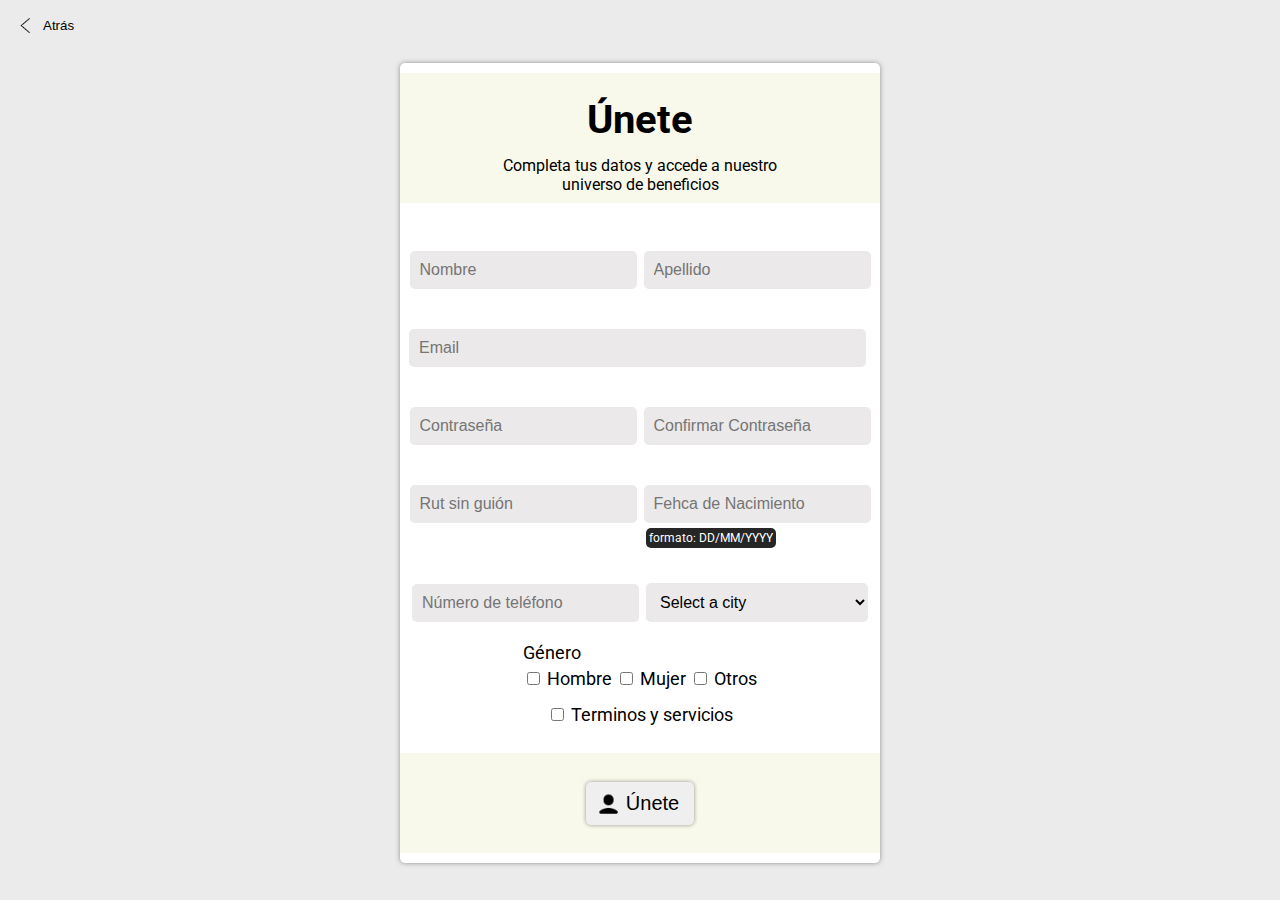
<file: html/singIn.html>
<!DOCTYPE html>
<!--[if lt IE 7]>      <html class="no-js lt-ie9 lt-ie8 lt-ie7"> <![endif]-->
<!--[if IE 7]>         <html class="no-js lt-ie9 lt-ie8"> <![endif]-->
<!--[if IE 8]>         <html class="no-js lt-ie9"> <![endif]-->
<!--[if gt IE 8]>      <html class="no-js"> <!--<![endif]-->
<html lang="es">
    <head>
        <meta charset="utf-8">
        <meta http-equiv="X-UA-Compatible" content="IE=edge">
        <title>Registro</title>
        <meta name="description" content="">
        <meta name="viewport" content="width=device-width, initial-scale=1">
        <link rel="stylesheet" href="/style/login-singin/general.css">
        <link rel="stylesheet" href="/style/singin.css/sign-in.css">
        <link rel="stylesheet" href="/style/login-singin/back-btn.css">

        <link rel="preconnect" href="https://fonts.googleapis.com">
        <link rel="preconnect" href="https://fonts.googleapis.com">
        <link rel="preconnect" href="https://fonts.gstatic.com" crossorigin>
        <link href="https://fonts.googleapis.com/css2?family=Montserrat:wght@400;700&family=Roboto:wght@100;400;500;700&display=swap" rel="stylesheet">

    </head>
    <body>
        <!--[if lt IE 7]>
            <p class="browsehappy">You are using an <strong>outdated</strong> browser. Please <a href="#">upgrade your browser</a> to improve your experience.</p>
        <![endif]-->

        
        <header>
            <div class="back-box-flex">
                <a href="/html/Index.html">
                    <button id="back-btn">
                        <img src="/src/icons/icons8-arrow-91.png" alt="back" id="back-icon">
                        Atr&aacute;s
                    </button>
                </a>
            </div>
        </header>

        <main>
            <section class="section-1-grid">
                <!-- Main box -->
                <div class="main-content-box-flex">
                    <!-- Box container for title and Description -->
                    <div class="information-box-container">
                        <div class="title-box">
                            <h1 id="title">
                                &Uacute;nete
                            </h1>
                        </div>
                        <div class="description-box">
                            <p id="description">
                                Completa tus datos y accede a nuestro universo de beneficios
                            </p>
                        </div>
                    </div>
                    <!-- entrys content box -->
                    <div class="entrys-box-container">

                        <div class="names-box">
                            <input type="text" id="first-name" placeholder="Nombre" required>
                            <input type="text" id="last-name" placeholder="Apellido" required>
                        </div>

                        <div class="email-box">
                            <input type="text" id="email" placeholder="Email" required>
                        </div>

                        <div class="password-box">
                            <input type="password" id="password" placeholder="Contraseña" required>
                            <input type="password" id="confirm-password" placeholder="Confirmar Contraseña" required>
                        </div>
                        <div class="personal-info-one-box" required>
                            <input type="text" id="rut" placeholder="Rut sin guión">

                            <input type="text" id="born-date" placeholder="Fehca de Nacimiento">

                            <span id="date-indicator">
                                formato: DD/MM/YYYY
                            </span>
                        </div>
                        <div class="phone-and-region-box">
                            <input type="text" id="phone" placeholder="Número de teléfono" required>
                            
                            <select id="select-city">
                                <option>
                                  Select a city
                                </option>
                                <option>
                                  North and Center of Chile
                                </option>
                                <option>
                                  Downtown Santiago 
                                </option>
                                <option>
                                  Santiago East
                                </option>
                                <option>
                                  West and North Santiago
                                </option>
                                <option>
                                  South Santiago
                                </option>
                                <option>
                                  Chile South
                                </option>
                              </select>
                        </div>

                        <div class="gender-box">
                            <span id="gender">
                                Género 
                            </span>
                            <input type="checkbox" id="men">
                            <span>Hombre</span>
                            <input type="checkbox" id="women">
                            <span>
                                Mujer
                            </span>
                            <input type="checkbox" id="other">
                            <span>
                                Otros
                            </span>
                        </div>

                        <div class="terms-and-condition-box">
                            <input type="checkbox" id="terms-and-services" required>
                            <span id="text">Terminos y servicios</span>
                        </div>


                    </div>
                    <!-- btn content box -->
                    <div class="join-btn-container">  
                        <a href="/html/Index-login.html">
                            <button id="joining">
                                <img src="/src/icons/icons8-user-60.png" alt="user" id="user-icon"> 
                                &Uacute;nete
                            </button>
                        </a>                       
                    </div>
                </div>
            </section>
        </main>

        <script src="" async defer></script>
    </body>
</html>
</file>
<file: style/main-page/general.css>
body{
  font-family: Roboto, Arial;
  margin:0;
  min-width: 800px;

  height: 3000px;

  padding-top: 130px;
  padding-left: 330px;
  padding-right: 35px;
}
</file>
<file: style/main-page/side-header.css>
.side-header-flex{
  display: flex;
  flex-direction: column;
  position: fixed;
  z-index: 100;

  border: 1px black;
  box-shadow: 0 0 5px rgba(0, 0, 0, .5);

  top:0;
  bottom: 0;
  left: 0;

  max-width: 280px;
  background-color: #f8f8eb;
}

/* LOGO BOX */

.logo-box-flex{
  display: flex;
  justify-content: center;
  align-items: center;

  width: 280px;
  flex: 1;

}

.logo-img-box-flex{
  display: flex;
  justify-content: center;
  align-items: center;

  width: 280px;
  height: 200px;
}

.logo-img{
  width: 100%;
  padding: 50px 0 0 0;
}

/* MENU BOX */

.menu-box-flex{
  display: flex;
  flex-direction: column;


  flex: 2;

  width: 280px;
  
}

/* Buttons BOXES*/

.home-btn-box{
  display: flex;
  justify-content: center;
  align-items: center;

  width: 100%;
  height: 70px;
}

.login-btn-box{
  display: flex;
  justify-content: center;
  align-items: center;


  width: 100%;
  height: 70px;
}

.help-btn-box{
  display: flex;
  justify-content: center;
  align-items: center;

  width: 100%;
  height: 50px;
}

/* Menu buttons */

.home-btn{
  font-size: 25px;
  font-weight: 100;
  letter-spacing: 5px;

  border: none;
  border-radius: 25px;

  padding: 10px 30px;

  margin-top: 10px;

  background-color: #ecebeb;
  box-shadow: 0 0 4px rgba(0, 0, 0, .2);

  cursor:pointer;
  transition: font-size .15s, opacity .15s, 
  background-color .15s, padding .15s, box-shadow .15s;
}

.login-btn{
  font-size: 25px;
  font-weight: 100;
  letter-spacing: 5px;
  
  border: none;
  border-radius: 25px;
  
  padding: 10px 32px;
  margin-top: 20px;

  background-color: #ecebeb;
  box-shadow: 0 0 4px rgba(0, 0, 0, .2);

  cursor:pointer;
  transition: font-size .15s, opacity .15s, 
  background-color .15s, padding .15s, box-shadow .15s;
}

.help-btn{
  font-size: 20px;
  font-weight: 100;
  letter-spacing: 5px;
  
  border: none;
  border-radius: 25px;
  
  padding: 10px 20px;
  margin-top: 820px;

  background-color: #ecebeb;
  box-shadow: 0 0 4px rgba(0, 0, 0, .2);

  cursor:pointer;
  transition: font-size .15s, opacity .15s, 
  background-color .15s, padding .15s, box-shadow .15s;
}

.home-btn:hover, .login-btn:hover, .help-btn:hover{
  font-weight: 400;

  border: 1px solid #979797;

  opacity: .7;

  background-color: #bdbdbd;
}

.home-btn:active, .login-btn:active {
  font-size: 24px;
  font-weight: 400;
  
  padding: 9px 25px;
  
  border: 1px solid #979797;

  opacity: .4;
  box-shadow: 0 0 8px rgba(0, 0, 0, .5);
  
  background-color: #bdbdbd;
}

.help-btn:active{
  font-size: 18px;
  font-weight: 400;
  
  padding: 10px 15px;
  
  border: 1px solid #979797;

  opacity: .4;
  
  background-color: #bdbdbd;
  box-shadow: 0 0 8px rgba(0, 0, 0, .5);
}

/*  */
</file>
<file: style/main-page/nav-bar.css>
.nav-bar-box-grid{
  display: flex;
  justify-content: space-between;
  align-items: center;

  position: fixed;
  top:0;
  left: 280px;
  right: 0;

  height: 70px;

  z-index: 1;

  background-color: #f8f8eb;
  box-shadow: 0 0 4px rgba(0, 0, 0, .2);
}

/* Right side */
.nav-bar-right{
  flex: 3;

  display: flex;
  justify-content: left;
  margin-left: 35px;
}

/* search bar */
.search-bar{
  font-size: 18px;

  border: none;
  outline: none;
  border-radius: 18px;

  padding: 8px 150px 8px 15px;

  box-shadow: 0 0 15px rgba(0, 0, 0, .2);
  transition: border .15s, padding 1s;
}

.search-bar:hover{
  border: 1px solid rgb(175, 175, 175);
  padding: 8px 300px 8px 15px;
}

/* Left Side */
.nav-bar-left{
  flex: 1;
  display: flex;
  justify-content: center;
  margin-right: 5px;
}

/* Slection Boxes */
.select-city, .select-cinema{
  margin-right: 10px;

  font-family: Roboto, Arial;
  font-size: 14px;
  font-weight: 400;
  padding: 10px;

  border:none;
  border-radius: 5px;
  outline: none;
  box-shadow: 0 0 6px rgba(0, 0, 0, .5);
  cursor:pointer;
  transition: opacity .15s, border .15s, font-weight .15s
  , padding .15s;
}

.select-city:hover, .select-cinema:hover{
  border: 1px solid rgb(88, 88, 88);
  opacity: .5;
  padding: 12px;
}

.select-city:active, .select-cinema:active{
  font-weight: 700;
}

/* Resizing */
@media (max-width: 1170px){
  .search-bar{
    padding: 8px 15px;
    margin-right: 15px;
  }
  .search-bar:hover{
    padding: 8px 15px;
  }
}
</file>
<file: style/main-page/movie.css>
/* content grid */

/* Reactive response */

/* Min */
@media (max-width: 1385px){
  .content-grid{
    display: grid;
    grid-template-columns: 1fr;

    column-gap: 30px;
    row-gap: 30px;

    justify-content: center;
    align-content: center;
  }
}

/* Medium */
@media (min-width: 1385.05px) and (max-width: 1635px){

  .content-grid{
    display: grid;
    grid-template-columns: 1fr 1fr;

    column-gap: 30px;
    row-gap: 30px;

    justify-content: center;
    align-content: center;
  }
}

/* Max */

@media (min-width: 1635.05px){
  .content-grid{
    display: grid;
    grid-template-columns: 1fr 1fr 1fr;

    column-gap: 30px;
    row-gap: 30px;

    justify-content: center;
    align-content: center;
  }
}

/* Movie box */
.content-box-flex{
  display: flex;

  border-radius: 5px;
  box-shadow: 0 0 5px rgb(0 0 0 / 30%);
}

/* Inside-movie-box-box */

.movie-img-box{
  width: 150px;

  justify-content: center;
  align-items: center;
}

.movie-info-box{
  flex: 1;
  
  max-width: 100%;
  justify-content: center;
  align-items: center;

  position:relative;
}

/* movie-img */
.movie-img{
  width: 100%;
  object-fit: contain;
  border-radius: 8px;
  margin-top: 4px;
}

/* text container box box*/
.title-box, .description-box, .buy-box{
  display: flex;
  margin-top: 10px;
  margin-bottom: 10px;
}

.description-box{
  
  overflow: hidden;
  display: -webkit-box;
  -webkit-line-clamp: 5;
  -webkit-box-orient: vertical;
}

.buy-box{
  position: absolute;
  right: 15px;
  bottom: 5px;
}

/* texts and button */

#title, #description, #buy{
  margin-left: 10px;
}

#title{
  font-size: 20px;
  font-weight: 700;

  margin-top: 0;
  margin-bottom: 0;
}

#description{
  line-height: 1.4;

  margin-top: 5px;
  margin-bottom: 5px;
}
/* Button setting  
Note: this is the ver más button but also may use this to buy btn
as it was intended :) 
*/
#buy{

  font-size: 18px;
  
  padding: 8px 15px;
  margin-right: 5px;

  border: none;
  border-radius: 5px;

  background-color: #ecebeb;
  box-shadow: 0 0 5px rgba(0, 0, 0, .4);
  cursor: pointer;

  transition: border .15s, opacity .15s, background-color .15s,
  font-size .15s, font-weight .15s, padding .15s ;
}
/* Button animations */
#buy:hover{
  font-weight: 700;
  border: 1px solid #979797;
  padding: 8px 25px;
  opacity: .7;
  background-color: #bdbdbd;
}

#buy:active{
  font-size: 16px;
  opacity: .5;
  box-shadow: 0 0 8px rgba(0, 0, 0, .5);
}
</file>
<file: style/login-singin/back-btn.css>
/* Back button */
.back-box-flex{
  display: flex;

  width: 20px;
  height: 40px;
}

#back-btn{
  position:relative;
  padding: 10px;
  padding-left: 35px;

  border:none;
  background-color: rgb(235, 235, 235);

  cursor:pointer;

  transition: all .15s;
}

#back-icon{
  position:absolute;
  left: 10px;

  width: 15px;
}

#back-btn:hover{
  border: 1px solid rgb(167, 162, 162);
  border-radius: 5px;
}
</file>
<file: style/account style/account.css>
.container-grid{
    display: grid;
    grid-template-rows: 1fr;

    align-items: center;
    justify-content: center;

    margin-top: 100px;
}

 
.header-info-box{
    display: flex;
    flex-direction: column;

    width: 600px;
    height: 150px;
    
    border-top-left-radius: 10px;
    border-top-right-radius: 10px;

    background-color: #f8f8eb;
    box-shadow: 0 0 7px rgba(0, 0, 0, .2);
}

.cinemas-bucketin-box{
    display: flex;

    width: 600px;
    height: 550px;

    align-items: top;
    justify-content: center;
    background-color: #ddddd6; 

    border-bottom-left-radius: 10px;
    border-bottom-right-radius: 10px;
    box-shadow: 0 0 7px rgba(0, 0, 0, .2);

}

/* ------------------------------------*/

#account-name, #mail-sample{
    margin: 0;
}

#account-name{
    font-size: 40px;
    margin-top: 15px;
    margin-left: 10px;
    font-weight: 700;
}

#mail-sample{
    font-size: 25px;
    margin: 5px 10px;
    font-weight: 400;
}

.logout-btn-box{
    display: flex;

    align-items: center;
    justify-content: right;
}

#logout{
    font-size: 20px;
    font-weight: 400;

    padding: 5px 10px;

    border: none;
    outline: none;
    cursor: pointer;

    border-radius: 5px;
    color: whitesmoke;
    background-color: rgb(201, 49, 49);

    margin-right: 10px;

    transition: opacity .15s border .15s background-color .15s
    font-size.15s;
}

#logout:hover{
    opacity: .9;
    padding: 4px 9px;
    border: 1px solid rgb(83, 19, 19);
    background-color: rgb(102, 23, 23);
}

#logout:active{
    font-size: 18px;
    padding: 5px 10px;
}
/*------------------------------------*/

.bougth-ticket-table-data{
    width: 100%;
    height: 200px;
    border-collapse: collapse;
}

th, td {
    font-size: 18px;
    border-bottom: 1px solid black;
    
    transition: background-color .15s;
    background-color: #f3f3f3;
}

th{
    font-weight: 700;
    font: Roboto, Arial;

}

td:hover {background-color: #e4e2e2;}

.table-header th{
    font-size: 30px;
	font-weight: 700;

	padding: 5px;
	margin: 0;
    background-color: #a19d9d;
}

.center-btn{
    display: flex;
    justify-content: center;
    align-items: center;
}

.selecto-asientos{
    font-size: 15px;
    padding: 5px 10px;

    border: none;
    outline: none;
    border-radius: 5px;

    cursor: pointer;
    box-shadow: 0 0 7px rgba(0, 0, 0, .2);
}
</file>
<file: style/buy and seats/buy-and-seats-style.css>
.main-box{
    display: flex;
    flex-direction: column;

    align-items: center;
    justify-content: center;

    width: 800px;
    height: 600px;

    position: absolute;
    top: 50%;
    left: 50%;
    margin-right: -50%;
    transform: translate(-50%, -50%);

    border-radius: 10px;
    box-shadow: 0 0 8px rgba(0, 0, 0, .3);

    background-color: whitesmoke;

    animation-name: animatemodal;
    animation-duration: .4s;

}

.title-box{
    flex: .8;
    width: 100%;

    text-align: center;
    border-radius: 10px;

    background-color: #f8f8eb;
}

.seats-box{
    flex: 3;
    width: 100%;

    /* background-color: lightcoral; */
}

.description-box{
    flex: .8;
    width: 100%;

    background-color: #f8f8eb;
}

.buy-btn-box{
    flex: .8;
    width: 100%;

    display: flex;

    align-items: center;
    justify-content: center;
    
}

/* ------------------------------------ */
.title-box h1{
    font-size: 40px;
    font-weight: 700;

    margin: 20px 0;
    letter-spacing: 2.5px;
}

/* -------------------------------------- */ 
.table-seats{
    width: 100%;
    height: 100%;
    border-collapse: collapse;
    text-align: center;
}

td {
    border-bottom: 1px solid black;
    
    transition: background-color .15s;
}

.seat-btn{
    font-size: 14px;

    border: none;
    border-radius: 12px;

    cursor: pointer;

    padding: 10px 15px;
    margin:0;
    background-color: #b6b6b6;

    transition: background-color .15s, opacity .15s, font-size .15s;
}

.seat-btn:hover{
    padding: 9px 14px;
    color: #fefefe;
    border: 1px solid rgb(94, 94, 9.);
    background-color: rgb(114, 114, 114);
}

.seat-btn:active{
    opacity: .7;
    font-size: 12px;
}
/* -------------------------------------- */ 
.description-box p{
    text-align: center;
    margin-top: 20px;
}

/* --------------------------------------- */
.buy-btn-box button{
    font-weight: 700;
    font-size: 22px;

    background-color: #1ed45e;
    box-shadow: 0 0 4px rgba(0, 0, 0, .3);

    border: none;
    border-radius: 5px;
    cursor: pointer;

    padding: 10px 15px;

    transition: border .15s, background-color .15s, opacity .15s, 
    border .15s, padding .15s, font-size .15s;
}

.buy-btn-box button:hover{
    border: 2px solid #0f622c;
		
    background-color: #199745;
}

.buy-btn-box button:active{
    font-size: 18px;
    border: none;
    padding: 7px 12px;
}

.main-box-container{
    display: none;
    position: fixed;
    top: 0;
    left: 0;
    width: 100%;
    height: 100%;
    z-index: 1;
}
</file>
<file: style/buying style/buying.css>
body{
    background-color: bisque;
}

#contenedor{
    display: flex;
    align-items: center;
    justify-content: center;

    position: absolute;
    top: 0;
    left: 0;
    width: 100%;
    height: 100%;
}
</file>
<file: style/login-singin/login.css>
/* Main grid */
.login-content-grid{
  display: grid;
  grid-template-rows: 2fr 1fr;

  row-gap: 30px;

  margin-top: 40px;

  justify-content: center;
  align-items: center;
}

/* Main content boxes */
.login-content-flexbox{
  display: flex;
  flex-direction: column;

  align-items: center;
  justify-content: center;

  width: 450px;
  height: 480px;

  border-radius: 8px;

  box-shadow: 0 0 8px rgba(0, 0, 0, .3);
  background-color: white;
}

.join-in-content-box{
  display: flex;
  flex-direction: column;

  align-items: center;
  justify-content: center;

  width: 450px;
  height: 240px;

  border-radius: 8px;

  box-shadow: 0 0 8px rgba(0, 0, 0, .3);
  background-color: white;
}

/* Children content boxes of login */
.title-box{
  width: 100%;
  height: 20%;

  margin-top: 10px;

  background-color: #f8f8eb;
}

.description-box{
  width: 100%;
  height: 14%;

  margin-top: 0;
  background-color: #f8f8eb;
}

.mail-box, .password-box{
  width: 90%;
  height: 15%;

  margin-top: 18px;
  background-color: #fff;
}

.password-box{
  margin-top: 0;
}

.forgot-password-box{
  width: 90%;
  height: 4%;

  background-color: #fff;
}

.login-btn-box{
  width: 90%;
  height: 15%;

  display: flex;

  justify-self: center;
  align-items: center;

  text-align: center;

  margin-top: 30px;
  margin-bottom: 15px;
  background-color: #fff;
}

/* Content in child login box */

.title{
  text-align: center;
  font-size: 30px;
  font-weight: 700; 
  
  margin-top: 30px;
  margin-bottom: 20px;
}

.description{
  text-align: center;
  font-size: 14px;
  font-weight: 400;

  line-height: 1.5;

  margin: 0;
}

#email, #password{
  font-size: 20px;

  padding: 5px 10px;

  border-radius: 8px;
  border:none;
  outline: none;

  margin: 20px 60px;

  box-shadow: 0 0 3px rgba(0, 0, 0, .5);
  transition: outline .15s, padding .15s;
}

/* Search bars style */

#email::placeholder, #password::placeholder{
  font-family: Roboto, Arial;
  text-align: center;
  font-weight: 400;
  opacity: .7;
}

/* Search bars animation */
#email:hover, #password:hover{
  padding: 7px 12px;
  margin-left: 18px 60px;
  outline: 1px solid #979797;
}


.forgot-password-box{
  text-align: center;
}

.login-btn-box{
  display: flex;

  justify-content: center;
  align-items: center;
}

/**/
#forgot-password-link{
  text-decoration: none;
}

#forgot-password-text{
  font-size: 14px;
}

#login-btn{
  font-size: 20px;

  position: relative;
  
  padding: 10px 15px 10px 40px;
  border: none;
  border-radius: 5px;
  cursor: pointer;
  box-shadow: 0 0 4px rgba(0, 0, 0, .4);
  transition: opacity .15s, background-color .15s, border .15s, font-aize .15s, box-shadow .15s;
}

#login-btn:hover{
  opacity: .7;
  background-color: #979797;
  border: 1px solid;
}

#login-btn:active{
  font-size: 19px;

  opacity: .7;
  box-shadow: 0 0 8px rgba(0, 0, 0, .5);
  
  background-color: #bdbdbd;
}

#user-icon{
  width: 25px;
  position: absolute;
  left: 10px;
  top: 10px;
}



/* Children content boxes for join in box */
.subtitle-box{
  width: 100%;
  height: 20%;

  text-align: center;

  margin-top: 12px;
  background-color: #f8f8eb;
}

.subdescription-box{
  width: 100%;
  height: 25%;

  display: flex;
  justify-content: center;
  align-items: center;


  background-color: #f8f8eb;
}

.join-in-btn-box{
  display: flex;
  justify-content: center;
  align-items: center;

  width: 90%;
  height: 30%;

  margin-top: 10px;
}

/* Content */
#subtitle{
  font-size: 22px;
  font-weight: 400;

  margin-top: 10px;

  display: inline-block;
  vertical-align: middle;
  line-height: normal;
}

#subdescription{
  font-size: 14px;
  line-height: 1.5;

  margin-top: 5px;

  text-align: center;
}

#joining{
  font-size: 20px;

  position: relative;
  
  padding: 10px 15px 10px 40px;
  border: none;
  border-radius: 5px;
  cursor: pointer;
  box-shadow: 0 0 4px rgba(0, 0, 0, .4);
  transition: opacity .15s, background-color .15s, border .15s, font-aize .15s, box-shadow .15s;
}

#joining:hover{
  opacity: .7;
  background-color: #979797;
  border: 1px solid;
}

#joining:active{
  font-size: 19px;

  opacity: .7;
  box-shadow: 0 0 8px rgba(0, 0, 0, .5);
  
  background-color: #bdbdbd;
}

#user-icon{
  width: 25px;
  position: absolute;
  left: 10px;
  top: 10px;
}
</file>
<file: style/login-singin/general.css>
body{
  font-family: Roboto, Arial;
  background-color: rgb(235, 235, 235);
}
</file>
<file: style/see_more-style/see_more.css>
/* Body configuration mod */
body{
  height: 1000px;
}

/* Main content grid */
.main-content-view-grid{
    display: grid;
    grid-template-rows: 1fr 2fr;

    justify-content: center;
	align-items: center;
}

/* 1st content boxes-------------------------------- */

/* Big movie content box */
.movie-content-box{
	display: flex;
	flex-direction: row;

	padding: 10px 0;
	margin:0;

	height: 300px;
	width: 1350px;

	justify-content: center;
	align-items: center;

	box-shadow: 0 0 7px rgba(0, 0, 0, .2);
	border-radius: 8px;
}

/* Cinemas table and properties box */
.cinemas-content-box{
	display: flex;
	flex-direction: column;

	width: 1350px;
	height: 500px;

	margin: 0;

	justify-content: center;
	align-items: center;

	box-shadow: 0 0 7px rgba(0, 0, 0, .2);
	border-radius: 8px;
}

/* Sub content boxes --------------------------------*/

/* Movie poster box content */
.movie-poster-box{
	flex: .4;

	height: 100%;
	
}


/* Movie information box */
.movie-info-box{
	display: flex;
	flex-direction: column;

	flex: 2;

	height: 100%;
}

/* Sub title boxes */
.sub-title{
	
	flex: .3;
	width: 100%;

	align-items: center;
	text-align: center;

	border-radius: 8px;
	margin-bottom: 5px;
	
	background-color: #f8f8eb;
}

/* Big sub box of cinemas info */
.cinemas-buy-ticket-info-box{

	flex: 2;
	width: 100%;
}

/* Items de Movie Content box --------------------*/

/* Item de movie poster box */

#poster-picture{
	width: 85%;
	object-fit: contain;
	border-radius: 8px;
	margin-top: 5px;
	margin-left: 15px;
}

/* Item de Movie information Box */
#movie-title{
	font-size: 40px;
	font-weight: 700;

	padding: 15px 0 15px 15px;
	margin: 0;

	border-radius: 5px;

	background-color: #f8f8eb;
}

#movie-description{
	font-size: 18px;
	font-weight: 400;

	margin-top: 30px;
	margin-left: 15px;
	line-height: 1.5;
}

/* items de Cinema content Box */
#sub-title-cinemas{
		font-size: 50px;
		font-weight: 700;

		letter-spacing: 10px;

		margin: 10px 0;
}

/* Items of Cinema buy ticket info box -----------------*/

.cinemas-table{
		width: 100%;
}

th, td {
  	border-bottom: 1px solid #ddd;
	transition: background-color .15s;
}

td:hover {background-color: #f3f3f3;}

/* Table Headers */
#table-headers th{
	font-size: 30px;
	font-weight: 700;

	padding: 5px;

	margin: 0;
}

#header-main-config{
		width: 900px;
}

/* Contenido de la tabla ----------------------------- */

/* table cinemas name */
#table-cine-name{
		font-size: 25px;
		font-weight: 400;

		padding: 20px 0 20px 15px ;
}

/* table buttons styles */
#table-date-select, #table-time-select, #table-buy-btn{
		text-align: center;
}

/* Botones de la tabla style-------------- */
#date, #time, .buy-btn{
		font-size: 20px;

		padding: 10px 15px;
		border: none;
		outline: none;

		border-radius: 6px;
		cursor: pointer;
}

/* Buy btn */
.buy-btn{
		font-weight: 700;
		font-size: 22px;
		background-color: #1ed45e;
		box-shadow: 0 0 4px rgba(0, 0, 0, .2);

		transition: border .15s, background-color .15s, opacity .15s, 
		border .15s, padding .15s, font-size .15s;
}

.buy-btn:hover{
		border: 2px solid #0f622c;
		
		background-color: #23f66d;
}

.buy-btn:active{
		font-size: 18px;
		border: none;
		padding: 7px 12px;
}

/* END OF BUY BTN */
</file>
<file: style/singin.css/sign-in.css>
/* Page grid */
.section-1-grid{
  display: grid;

  margin-top: 15px;

  justify-content: center;
  align-items: center;
}

/* Sign in content box */
.main-content-box-flex{
  display: flex;
  flex-direction: column;

  width: 480px;
  height: 800px;

  border-radius: 5px;
  box-shadow: 0 0 5px rgba(0, 0, 0, .4);

  background-color: #fff;
}

/* Containers content boxes */

/* General congfig */

.information-box-container, .entrys-box-container, .join-btn-container{
  display: flex;
  flex-direction: column;

  justify-content: center;
  align-items: center;
}

/* Information container */

.information-box-container{
  width: 100%;
  height: 130px;

  margin-top: 10px;

  background-color: #f8f8eb;
}

/* Requirements Container */

.entrys-box-container{
  width: 100%;
  height: 550px;
  background-color: #fff;
}

/* join btn container */

.join-btn-container{

  width: 100%;
  height: 100px;

  background-color: #f8f8eb;
}

/* Content on container boxes */

/* Content of Information Box */

.title-box{
  width: 100%;
  height: 75px;

  text-align: center;
}

#title{
  font-size: 40px;
  margin: 20px;
}

.description-box{
  text-align: center;
  width: 70%;
  height: 50px;
}

#description{
  margin: 5px auto;
}

/* Content of entrys box */

.names-box, .email-box, .password-box, .personal-info-one-box, .phone-and-region-box{
  margin: 20px 0;
}

/* Specyfic Content of entrys box */
.personal-info-one-box{
  position: relative;
  margin-bottom: 40px;
}

.gender-box{

  margin-bottom: 15px;
}

/* General input styling */
#first-name, #last-name, #email, #password, #confirm-password, #rut, #born-date, #phone, #select-city{
  font-size: 16px;
  padding: 10px;

  display: inline-block;
  outline: none;
  border: none;

  border-radius: 5px;
  background-color: #ebe9e9;
  transition: box-shadow .15s;
}

/* General animation style */
#first-name:hover, #last-name:hover, #email:hover, #password:hover, #confirm-password:hover, #rut:hover, #born-date:hover, #phone:hover, #select-city:hover{
  box-shadow: 0 0 5px rgba(0, 0, 0, .5);
}


/* Specific input styling */

#first-name, #password, #rut, #phone{
  margin-right: 3px;
}

#email{
  padding: 10px 240px 10px 10px;
  margin-right: 5px;

}

#date-indicator{
  font-size: 12px;
  position: absolute;
  padding: 3px;

  bottom: -25px;
  right: 95px;
  border-radius: 5px;

  background-color: #262626;
  color: #fff;
}

#gender{
  display: block;
  margin-bottom: 5px;
}

#men, #women, #other{
  cursor:pointer;
}

span{
  font-weight: 400;
  font-size: 18px;
}

#men:before, #women:before, #other:before{

  width: 16px;
  height: 50px;

  border: 2px solid #555555;
  border-radius: 3px;
  background-color: white;
}

/* Content btn join */
#joining{
  font-size: 20px;

  position: relative;
  
  padding: 10px 15px 10px 40px;
  border: none;
  border-radius: 5px;
  cursor: pointer;
  box-shadow: 0 0 4px rgba(0, 0, 0, .4);
  transition: opacity .15s, background-color .15s, border .15s, font-aize .15s, box-shadow .15s;
}

#joining:hover{
  opacity: .7;
  background-color: #979797;
  border: 1px solid;
}

#joining:active{
  font-size: 19px;

  opacity: .7;
  box-shadow: 0 0 8px rgba(0, 0, 0, .5);
  
  background-color: #bdbdbd;
}

#user-icon{
  width: 25px;
  position: absolute;
  left: 10px;
  top: 10px;
}
</file>
